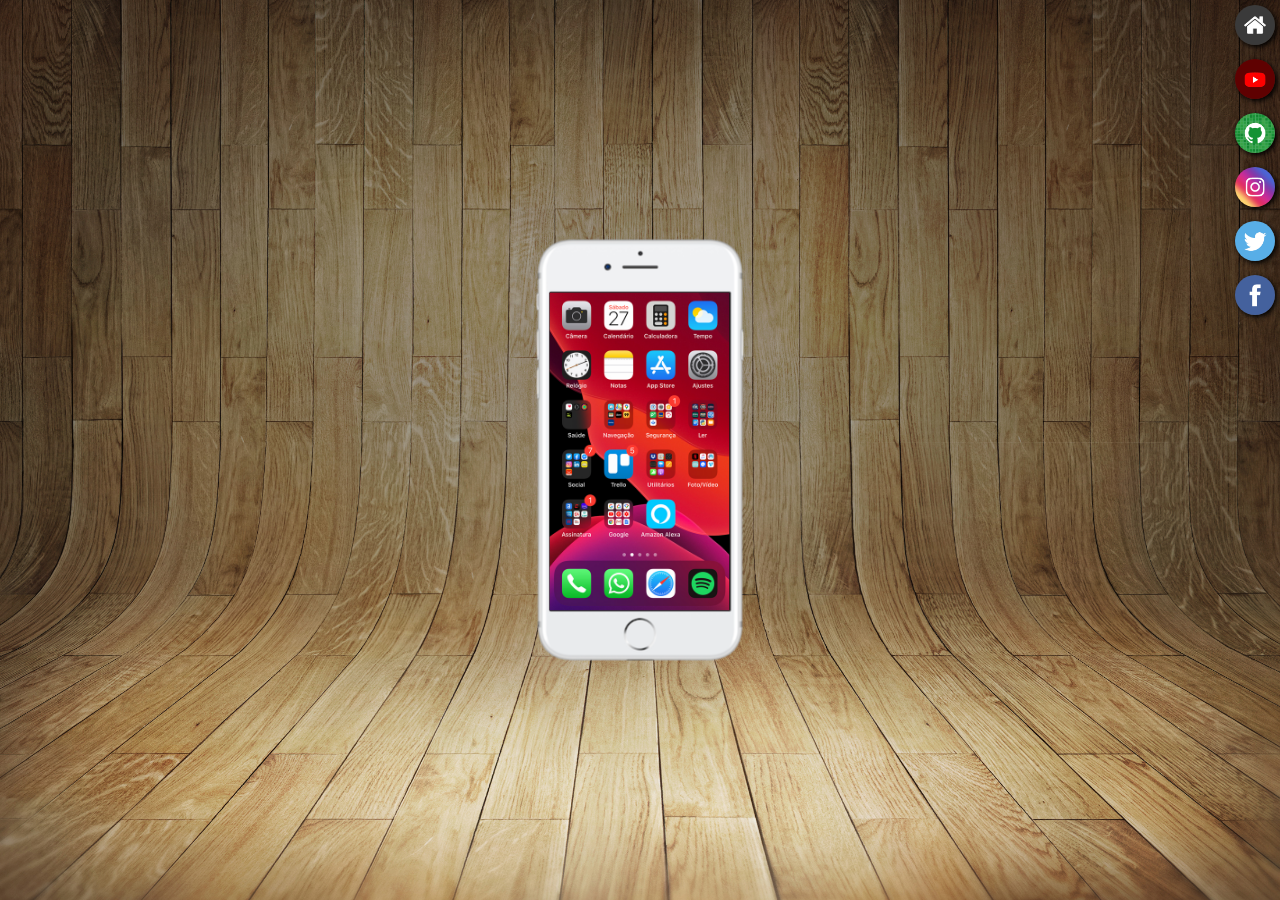
<file: index.html>
<!DOCTYPE html>
<html lang="pt-br">
<head>
    <meta charset="UTF-8">
    <meta name="viewport" content="width=device-width, initial-scale=1.0">
    <link rel="shortcut icon" href="favicon.ico" type="image/x-icon">
    <link rel="stylesheet" href="estilos/style.css">
    <title>Projeto Redes Sociais</title>
</head>
<body>
    <main>
        <section id="celular">
            <iframe  name="tela" id="tela" src="home.html" frameborder="0">
                Seu navegador não e compatível com isso
            </iframe>
        </section>
        <section id="redes-sociais">
            <a href="home.html" target="tela"> <img src="imagens/logo-home.jpg" alt="Home"></a><br>
            <a href="youtube.html" target="tela"> <img src="imagens/logo-youtube.jpg" alt="Youtube"></a><br>
            <a href="github.html" target="tela"> <img src="imagens/logo-github.jpg" alt="GitHub"></a><br>
            <a href="instagram.html" target="tela"> <img src="imagens/logo-instagram.jpg" alt="Instagram"></a><br>
            <a href="twitter.html" target="tela"> <img src="imagens/logo-twitter.jpg" alt=""></a><br>
            <a href="facebook.html" target="tela"> <img src="imagens/logo-facebook.jpg" alt=""></a><br>
        </section>
    </main>
</body>
</html>
</file>
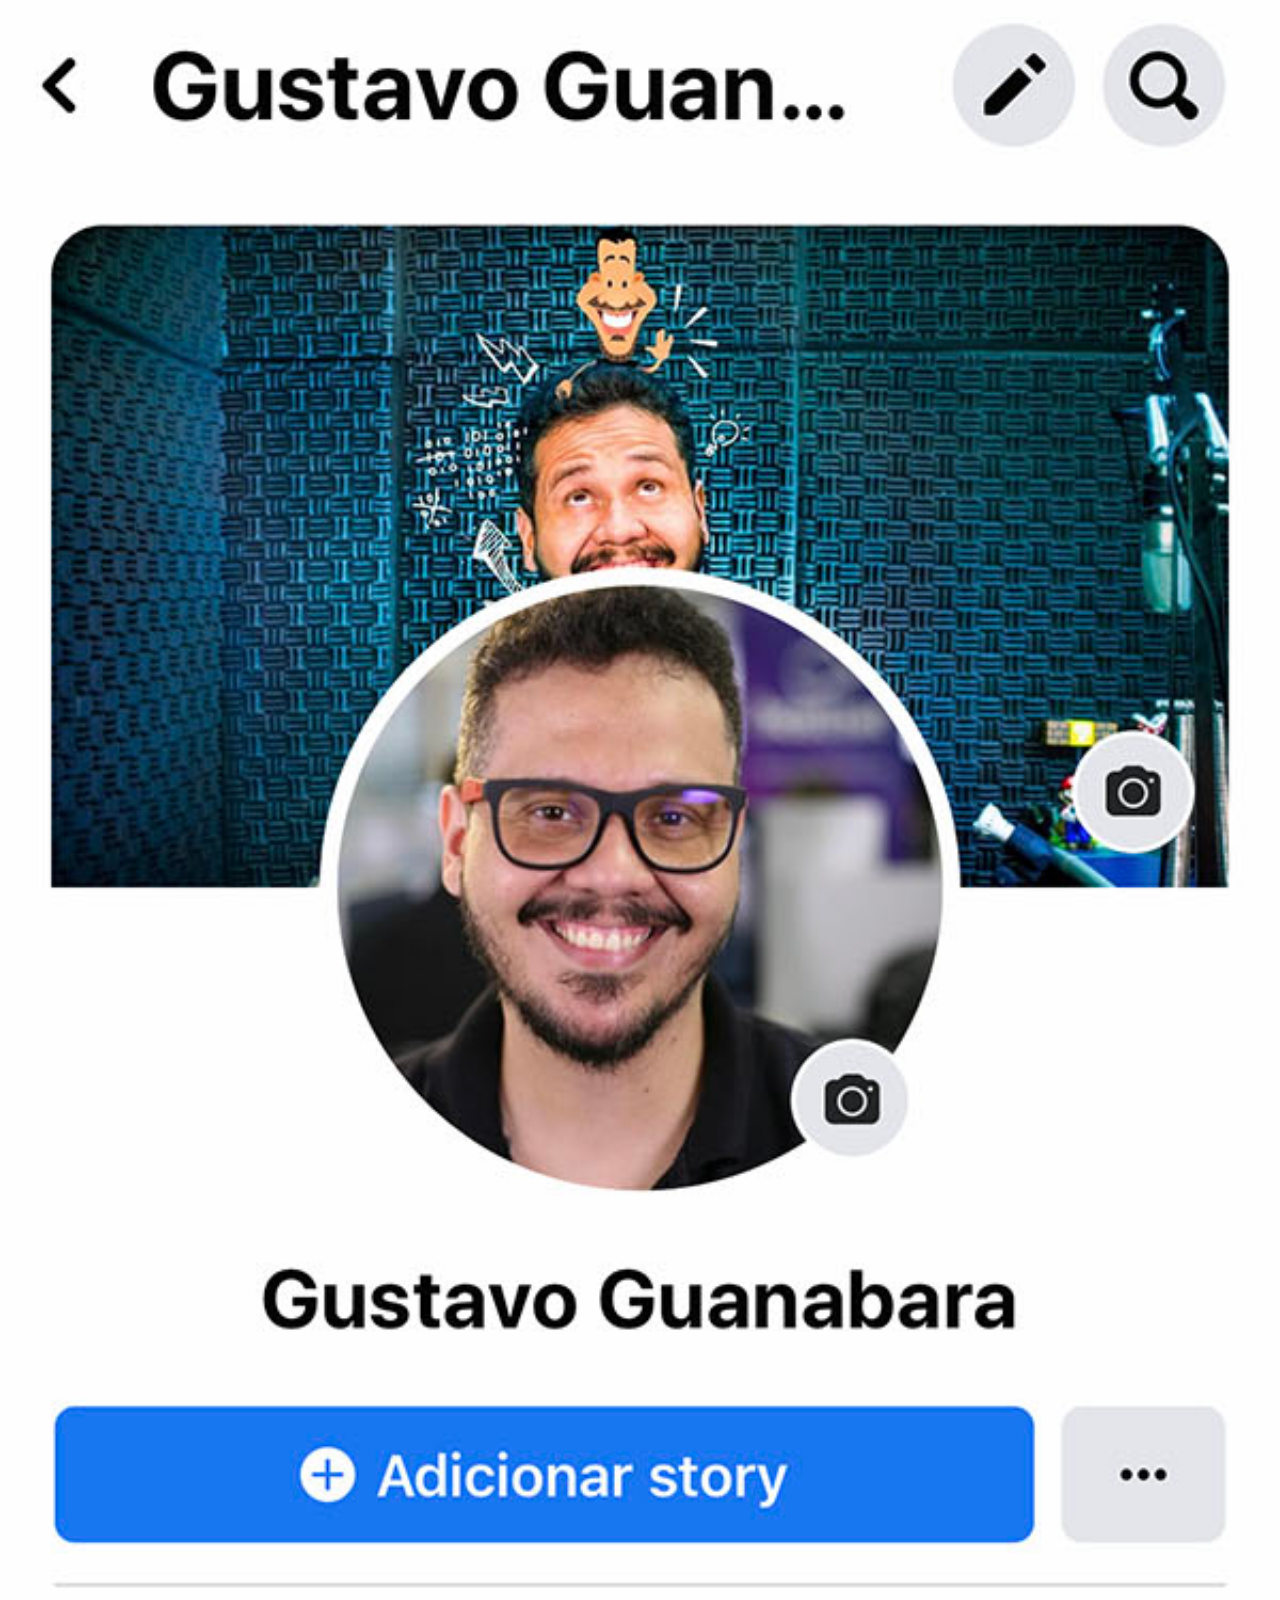
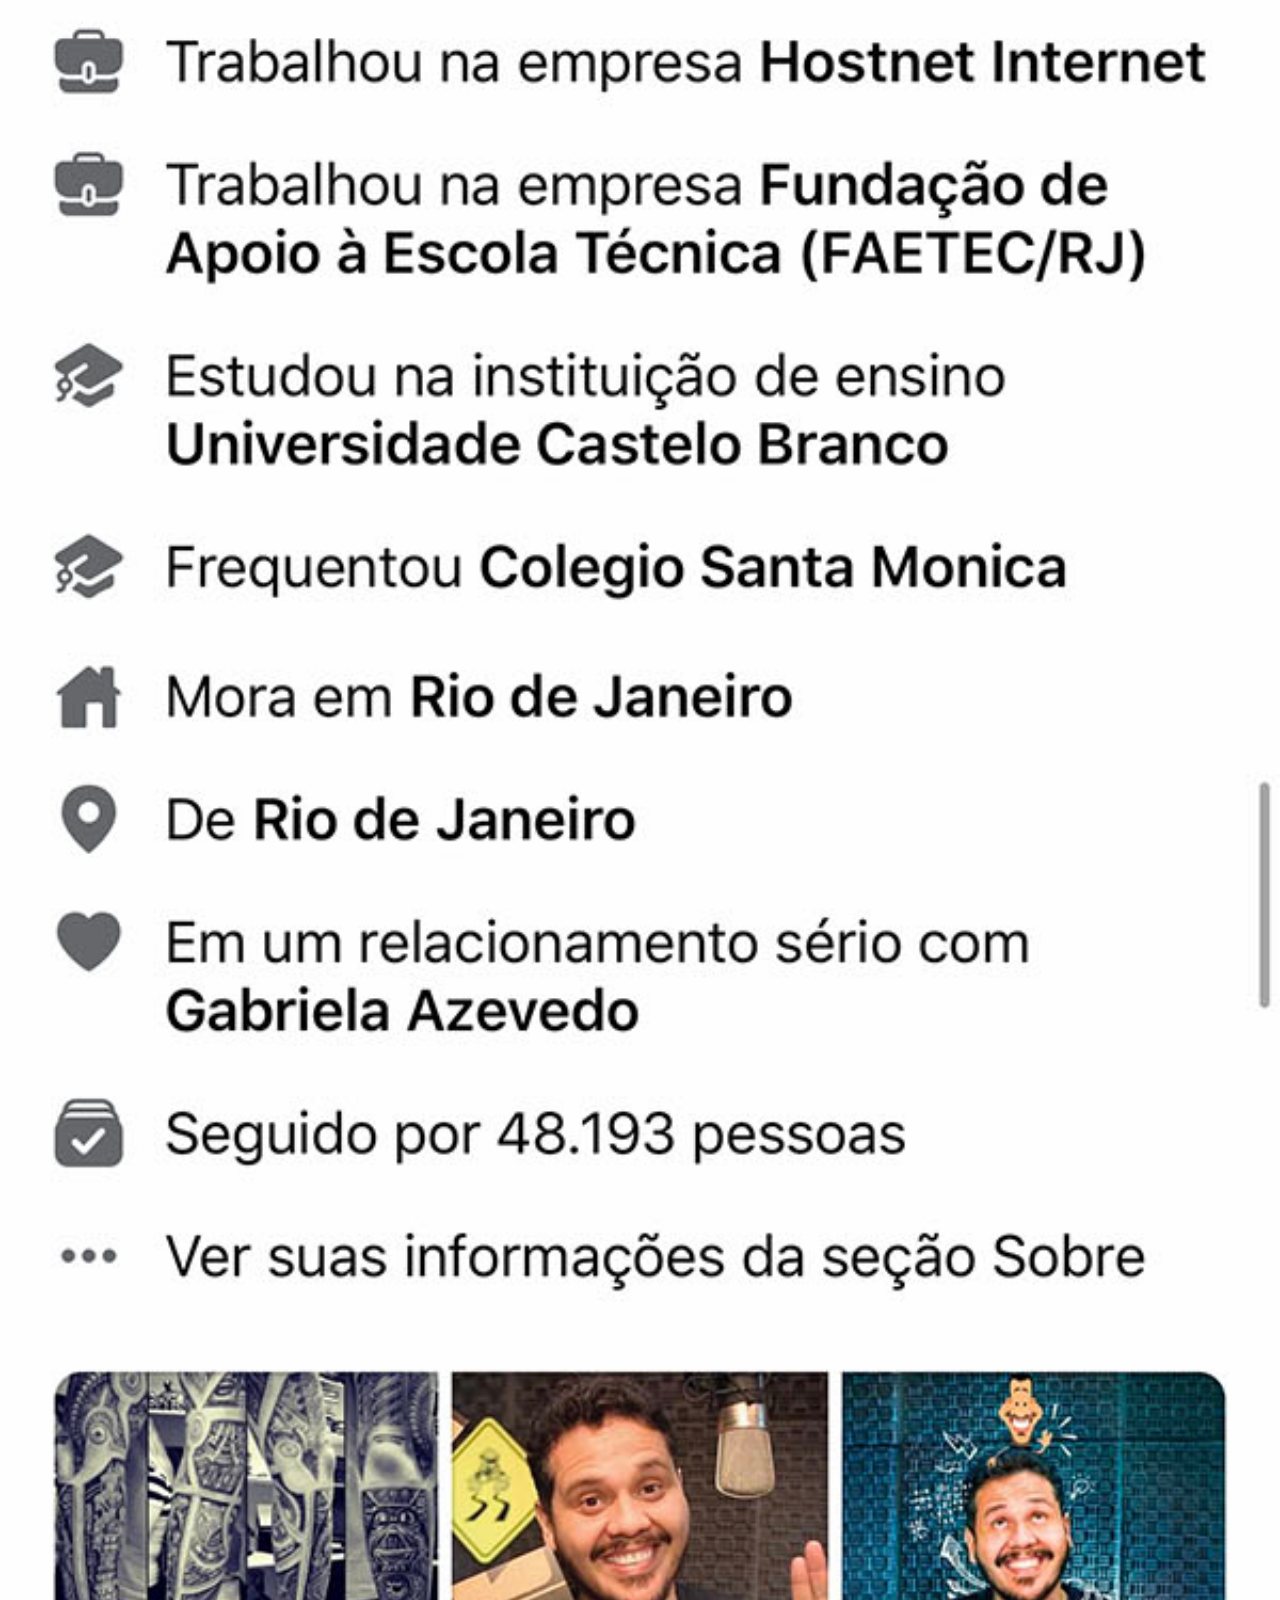
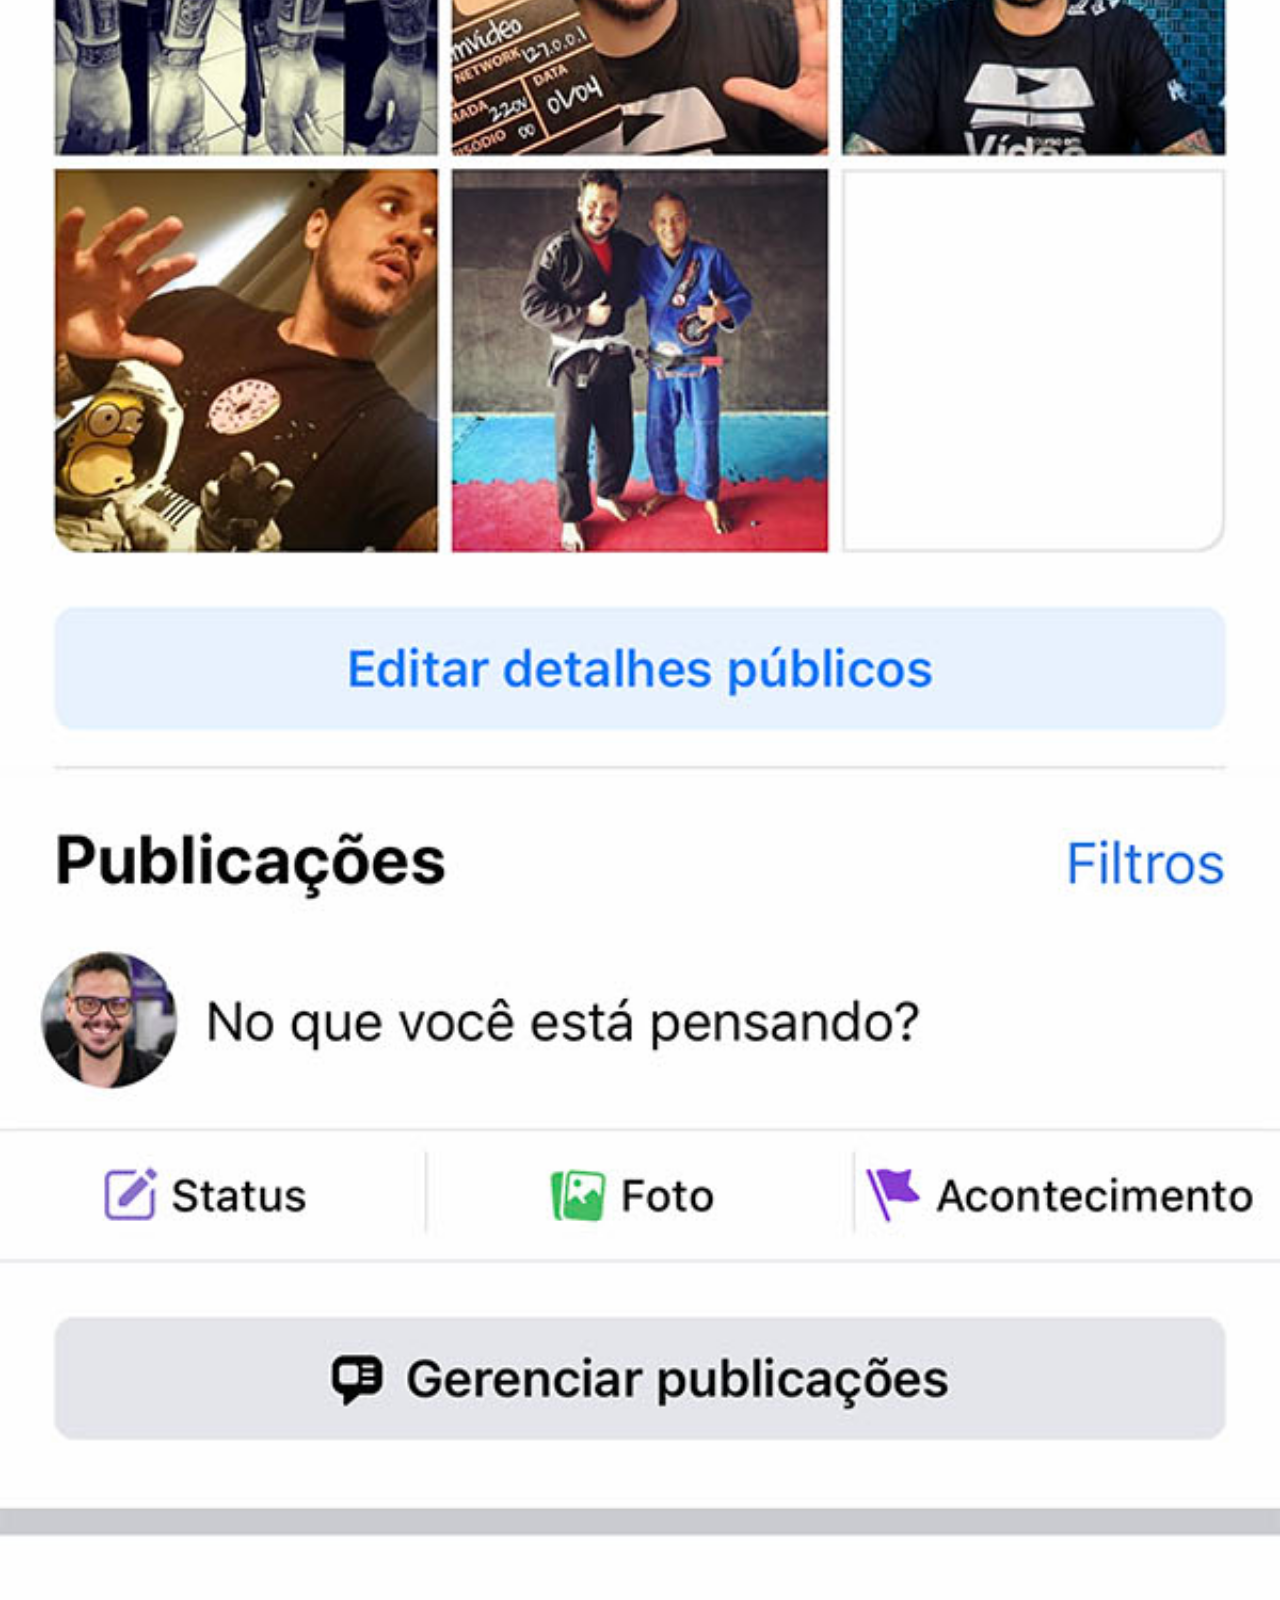
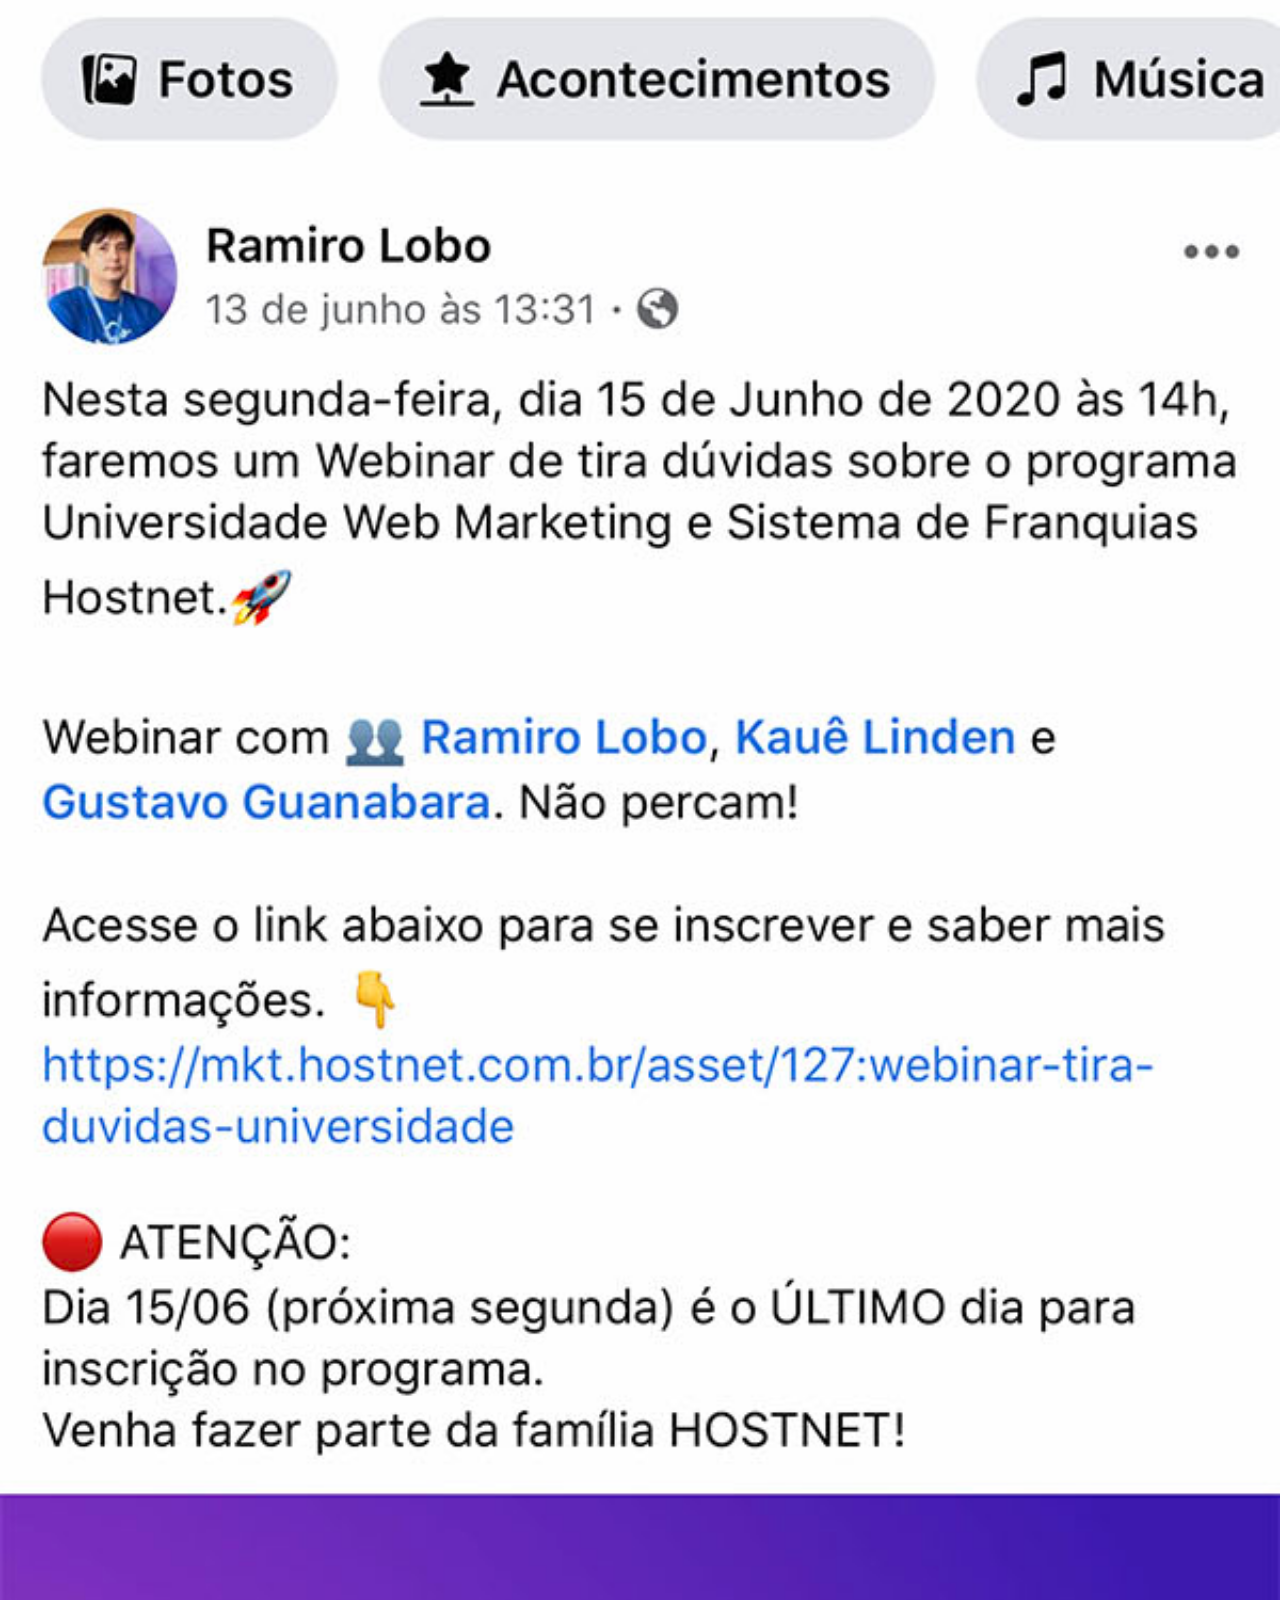
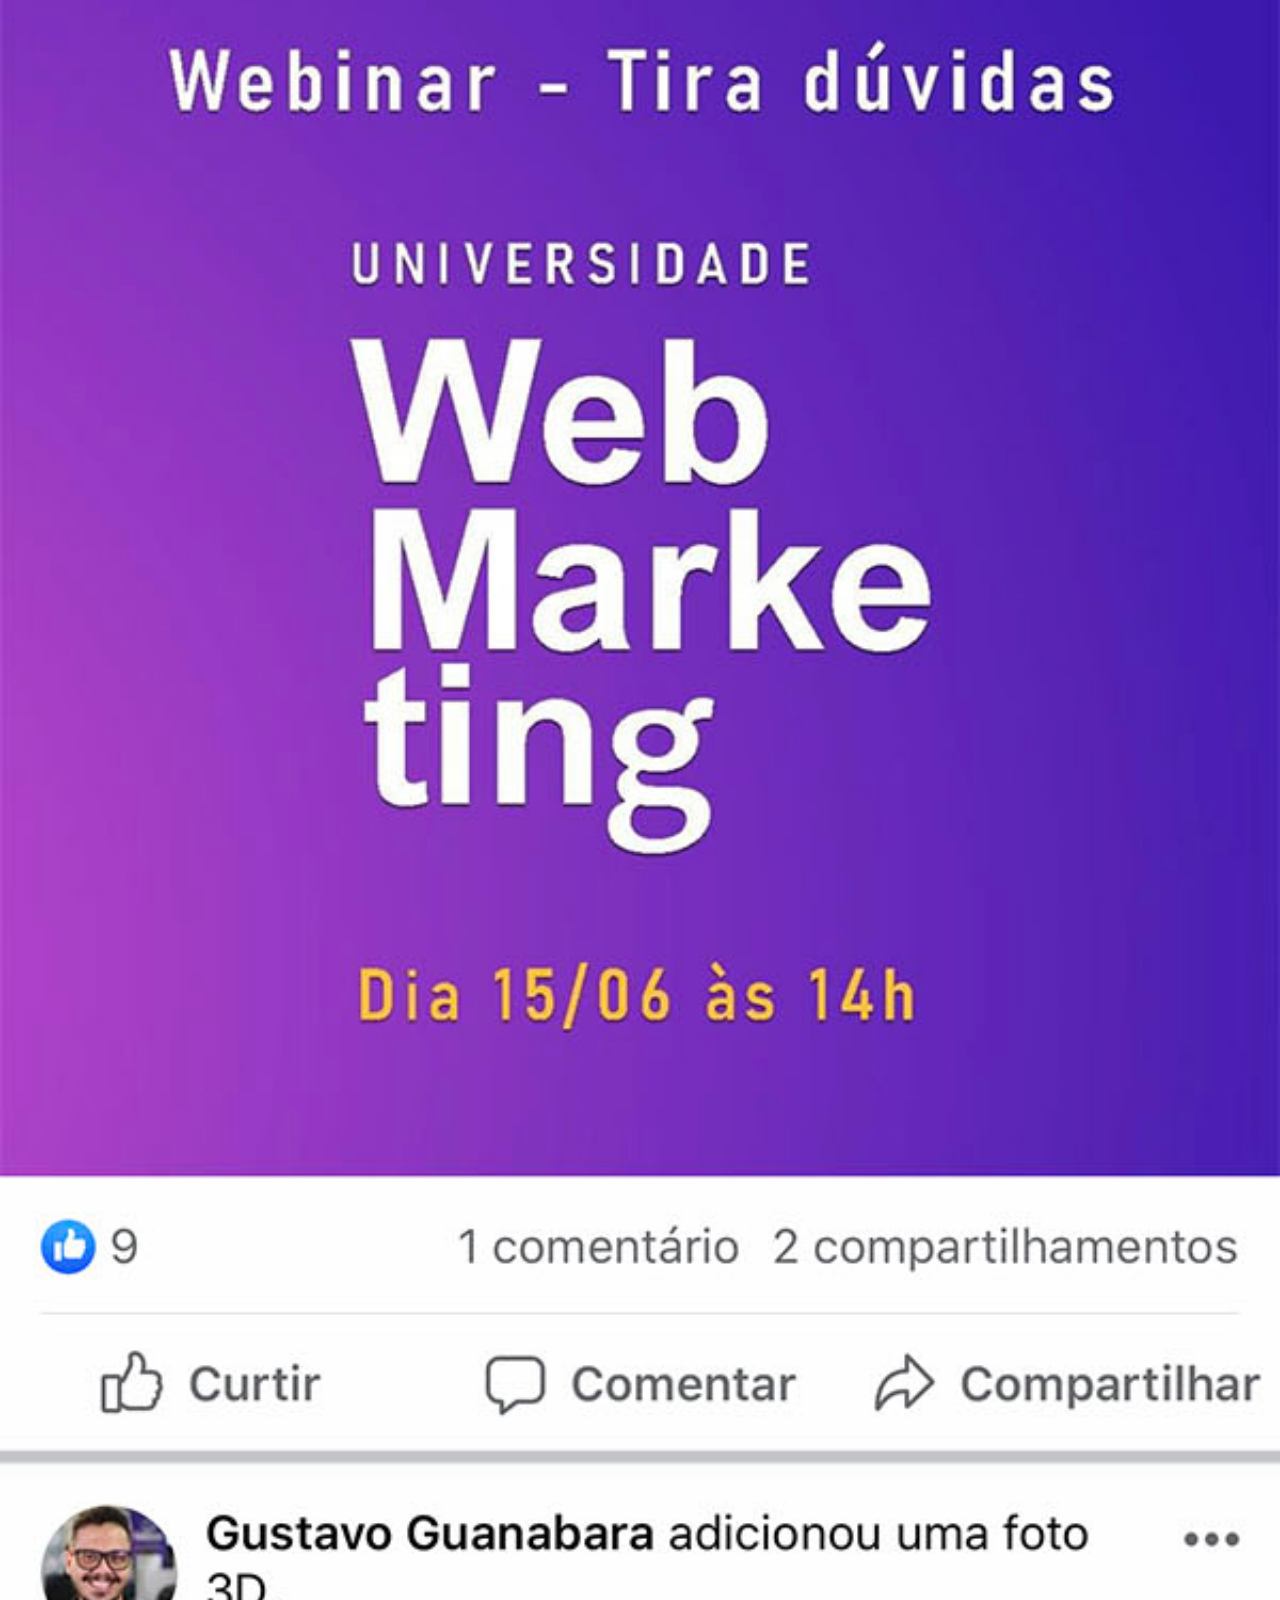
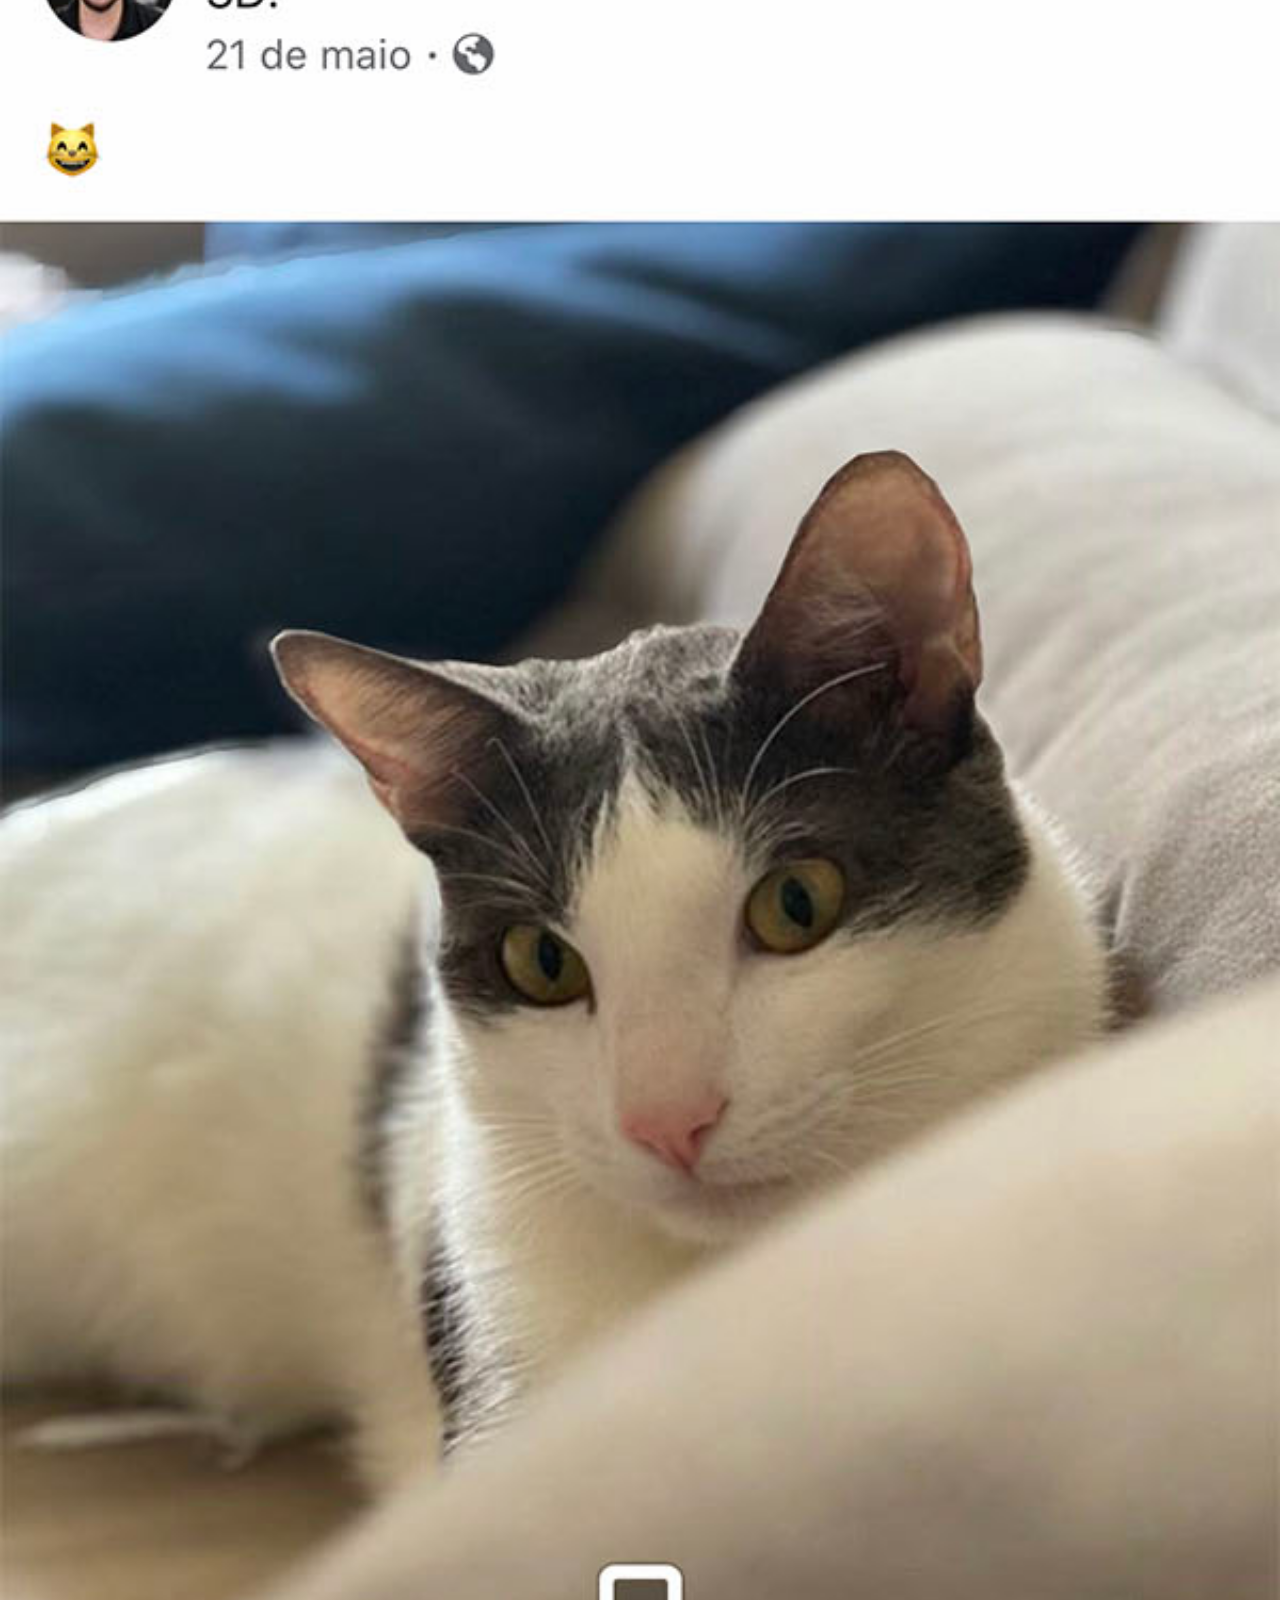
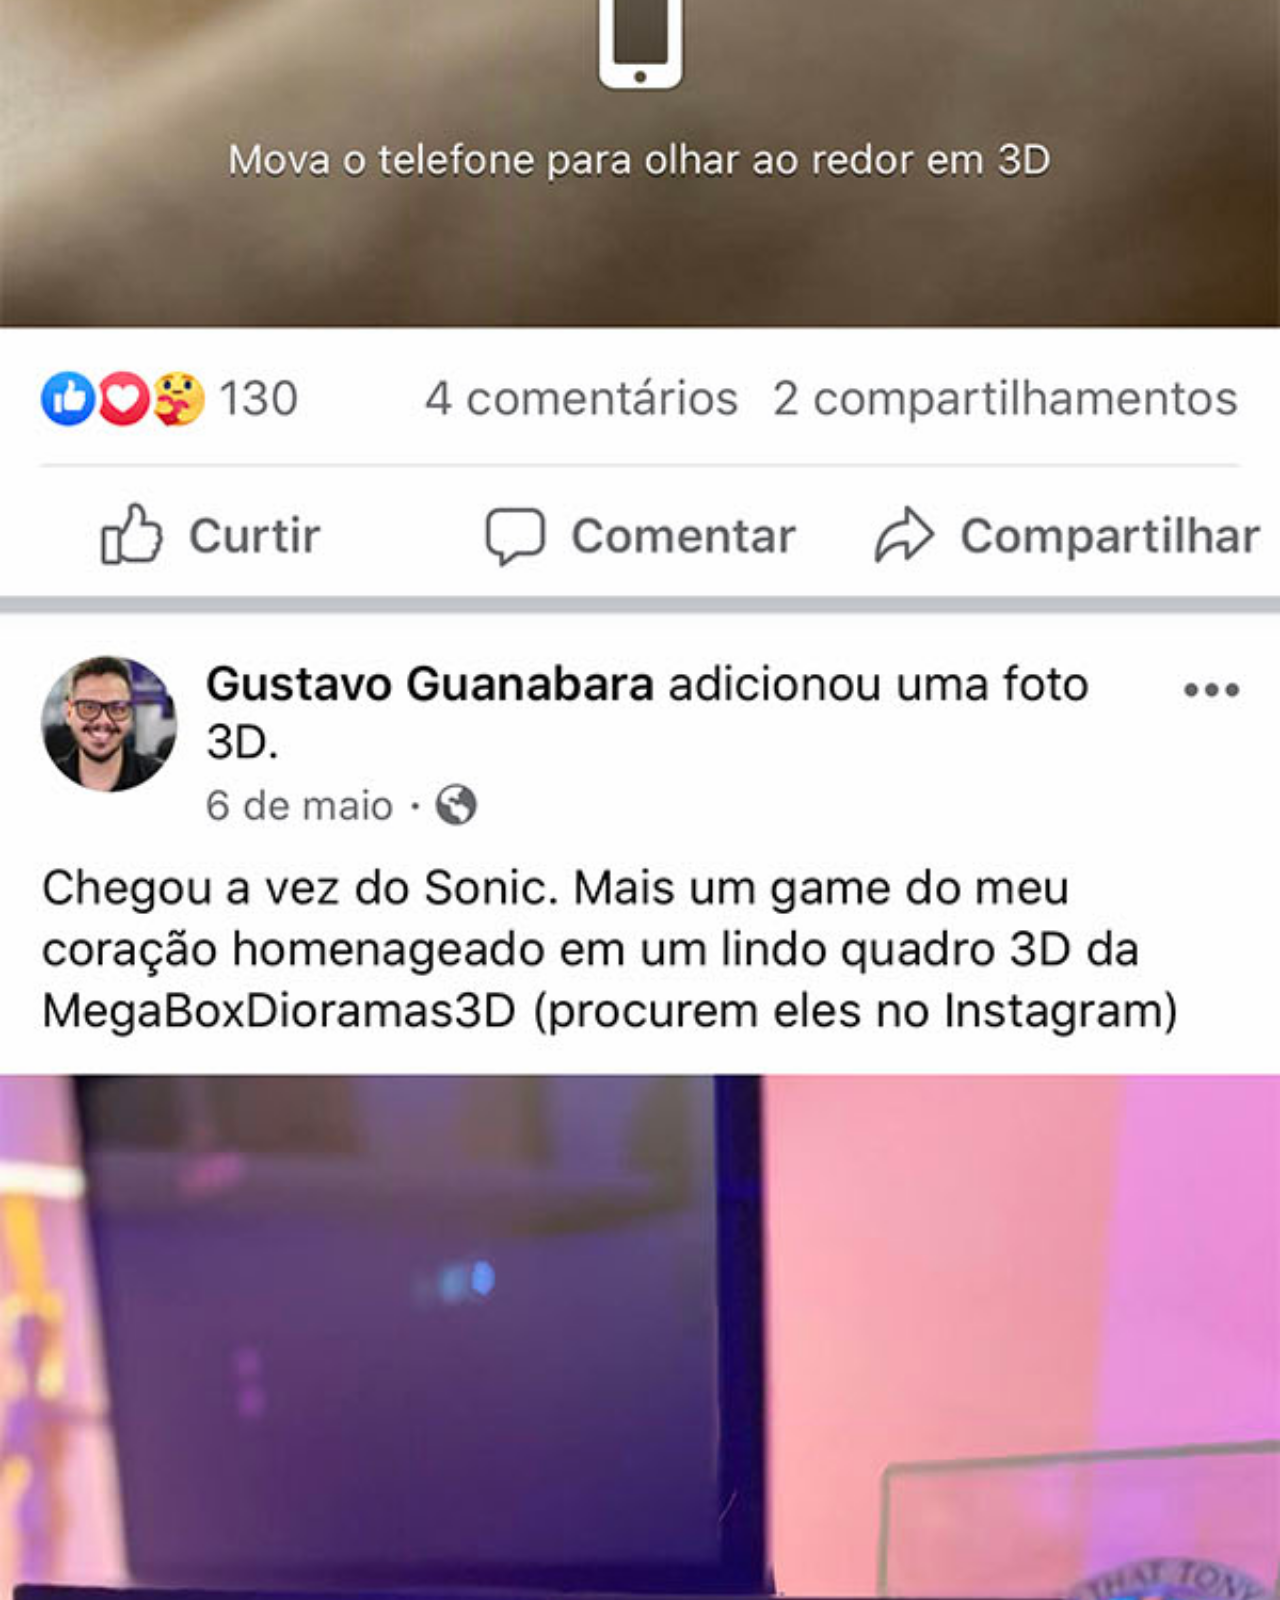
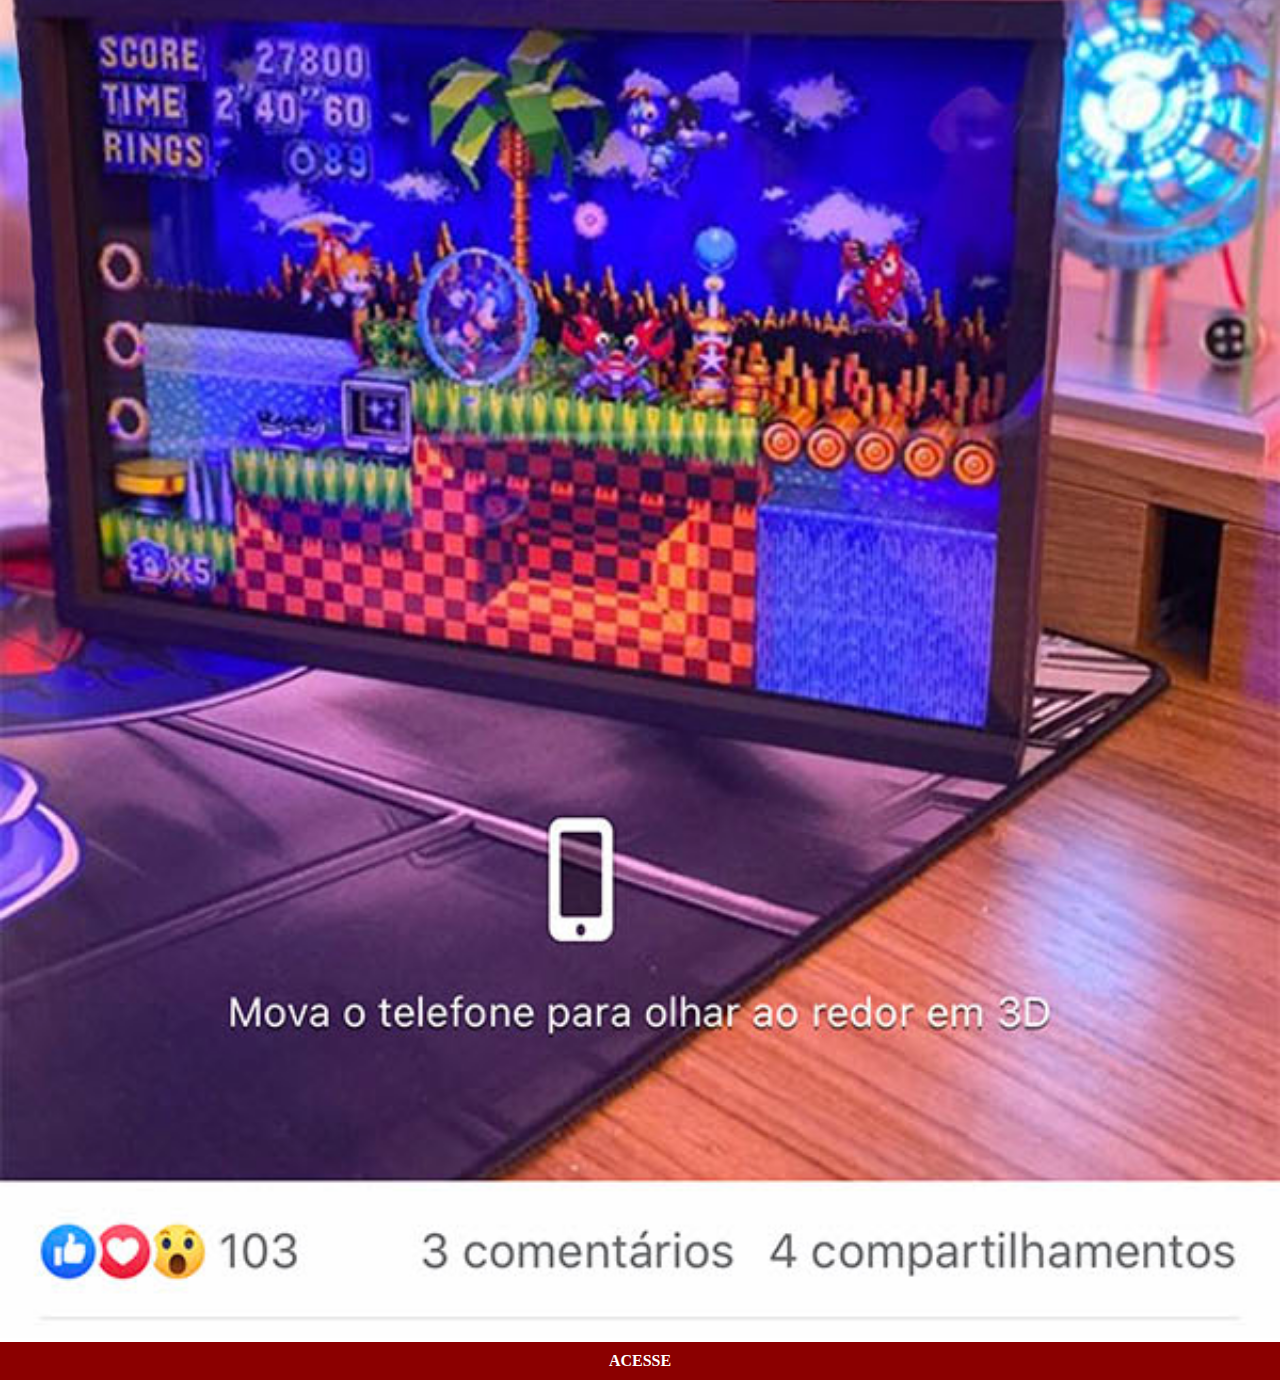
<file: facebook.html>
<!DOCTYPE html>
<html lang="pt-br">
<head>
    <meta charset="UTF-8">
    <meta name="viewport" content="width=device-width, initial-scale=1.0">
    <title>Youtube</title>
    <link rel="stylesheet" href="estilos/social.css">
</head>
<body>
    <img src="imagens/tela-facebook.jpg" alt="Youtube">
    <a href="https://www.facebook.com/gustavoguanabara/" target="_blank">ACESSE</a>
</body>
</html>
</file>
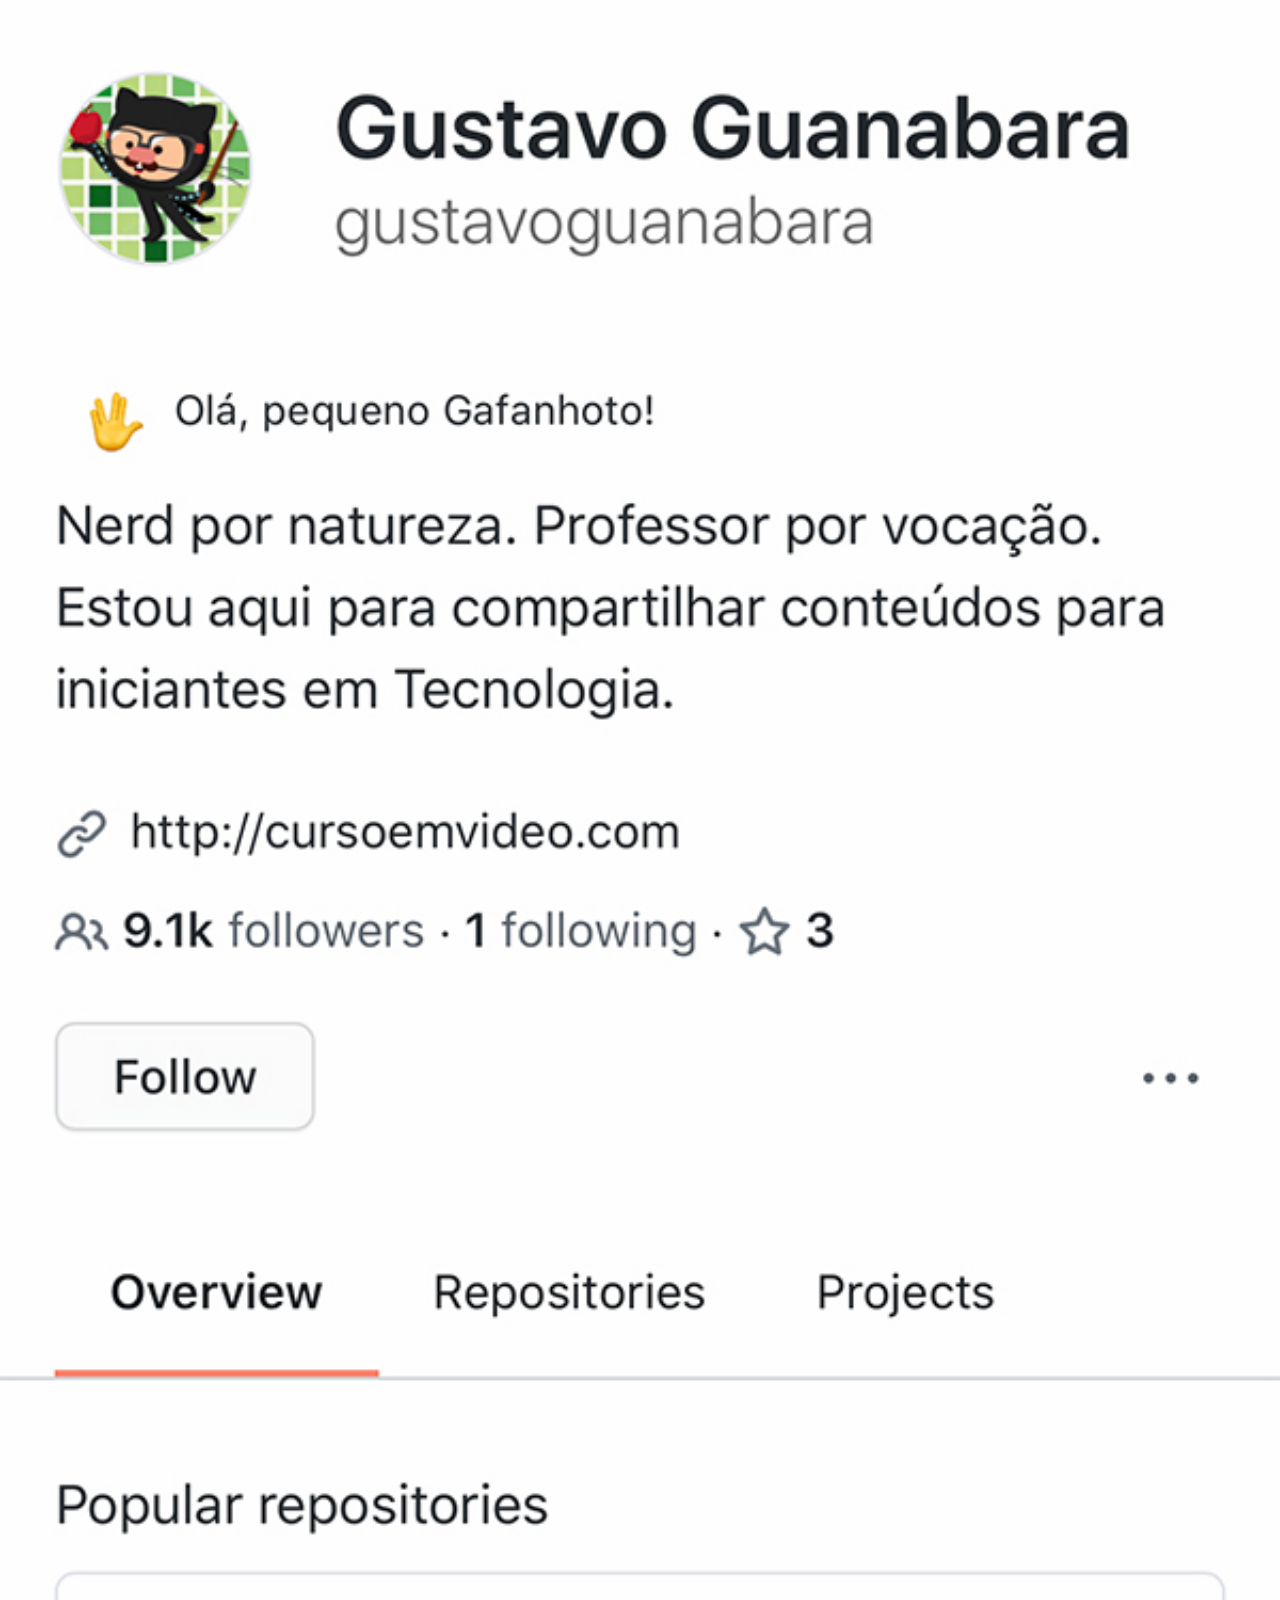
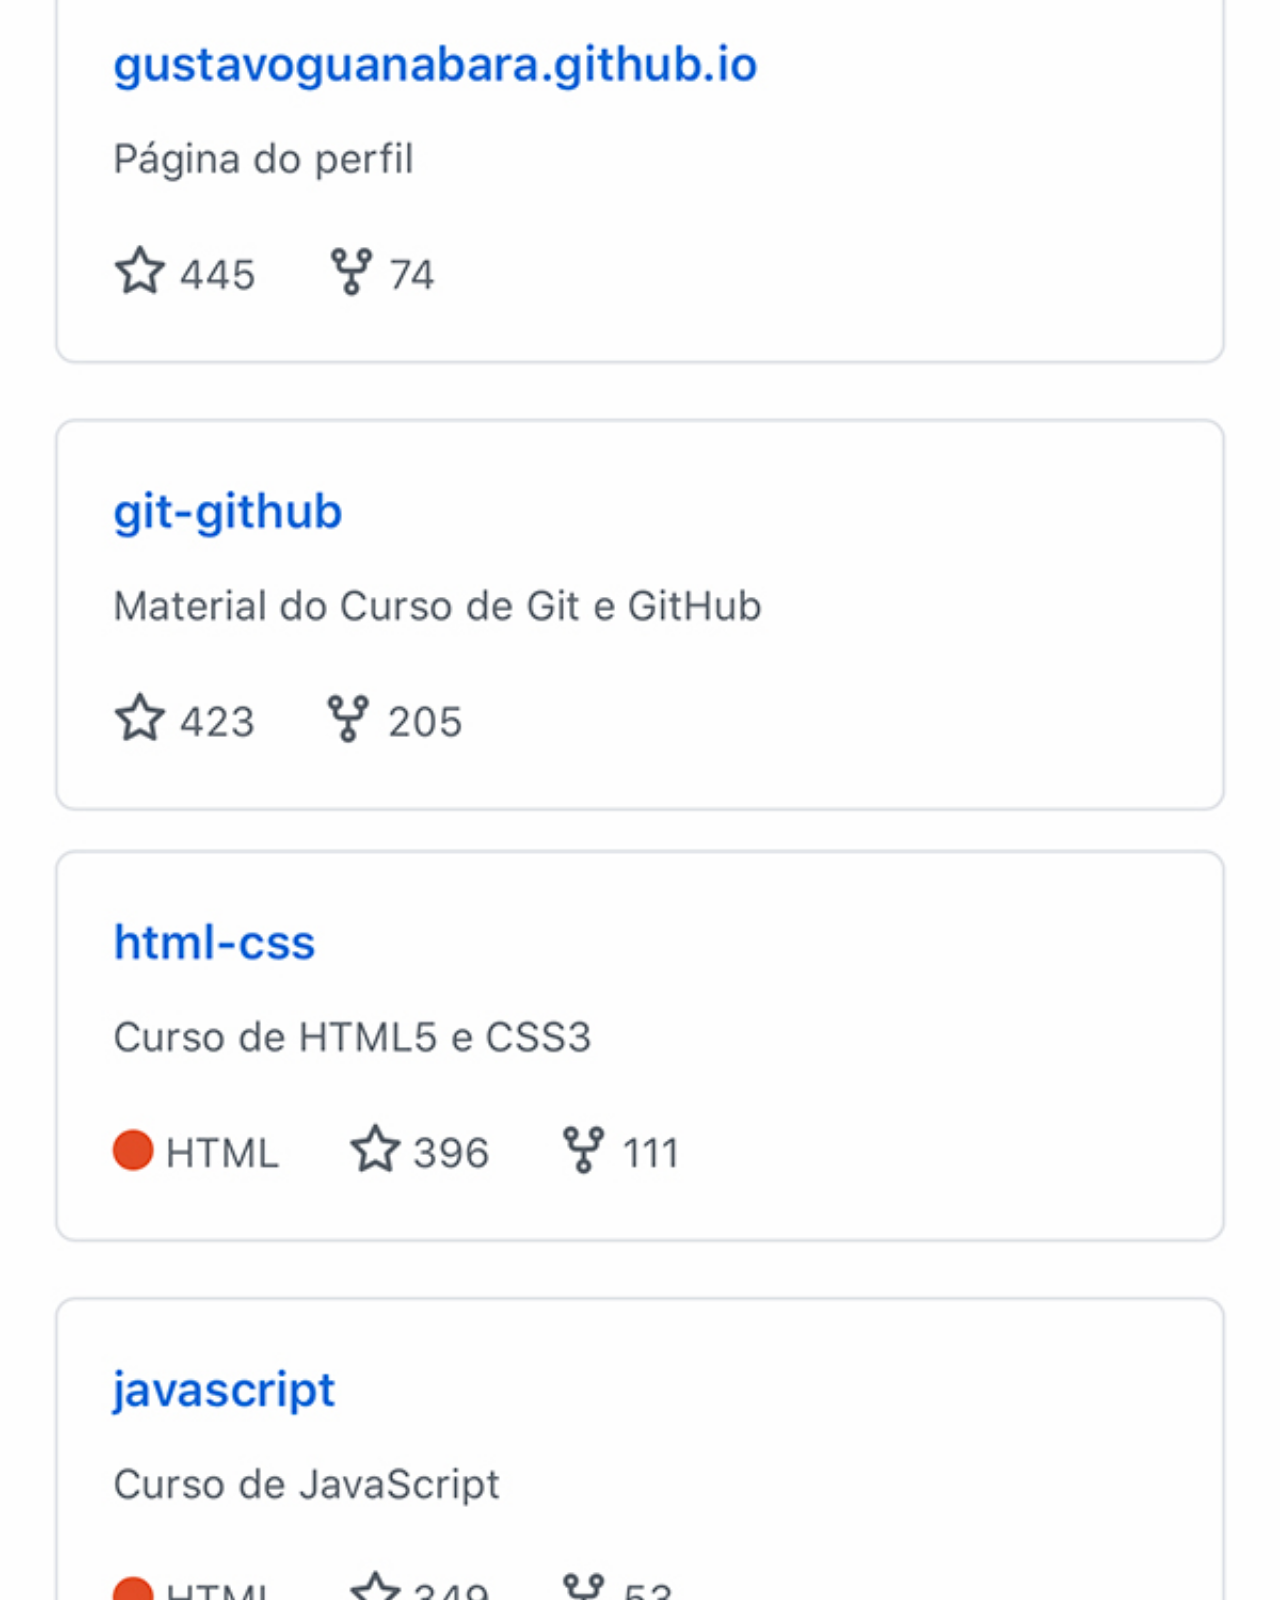
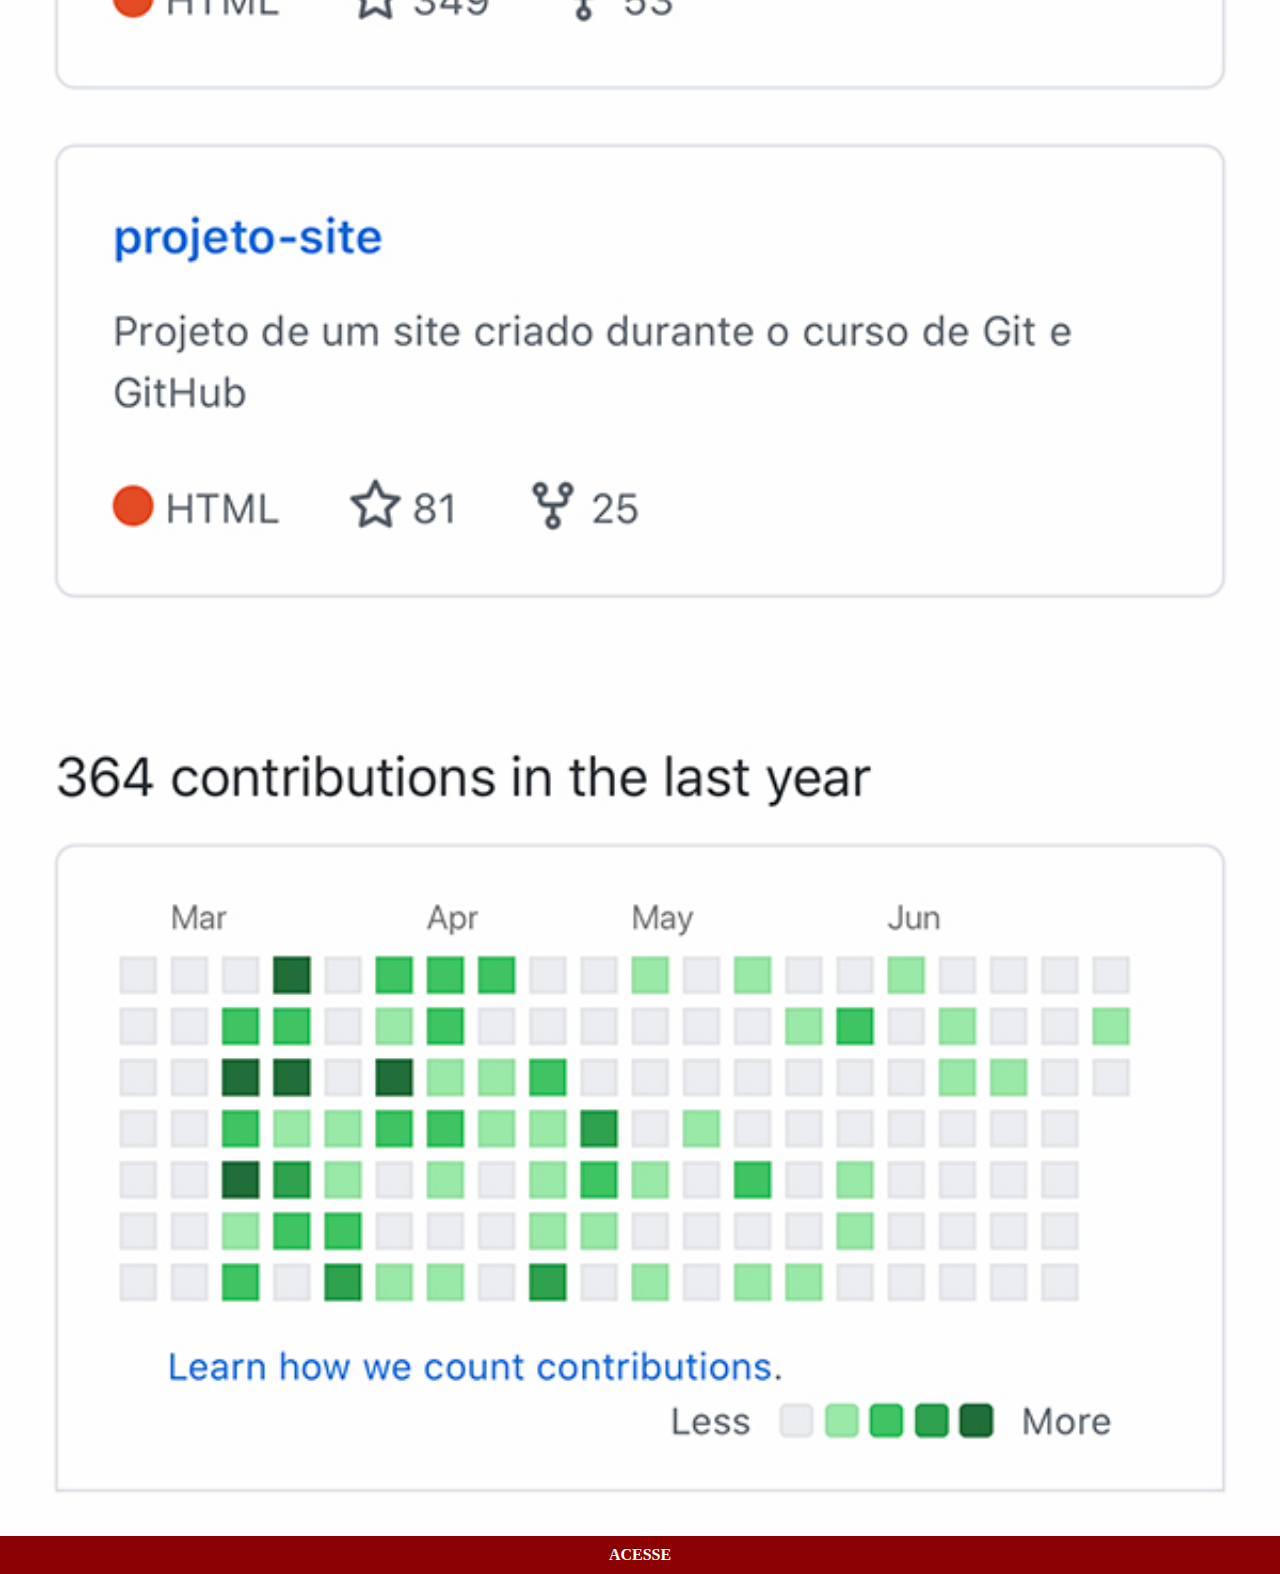
<file: github.html>
<!DOCTYPE html>
<html lang="pt-br">
<head>
    <meta charset="UTF-8">
    <meta name="viewport" content="width=device-width, initial-scale=1.0">
    <title>Youtube</title>
    <link rel="stylesheet" href="estilos/social.css">
</head>
<body>
    <img src="imagens/tela-github.jpg" alt="GitHub">
    <a href="https://github.com/gustavoguanabara" target="_blank">ACESSE</a>
</body>
</html>
</file>
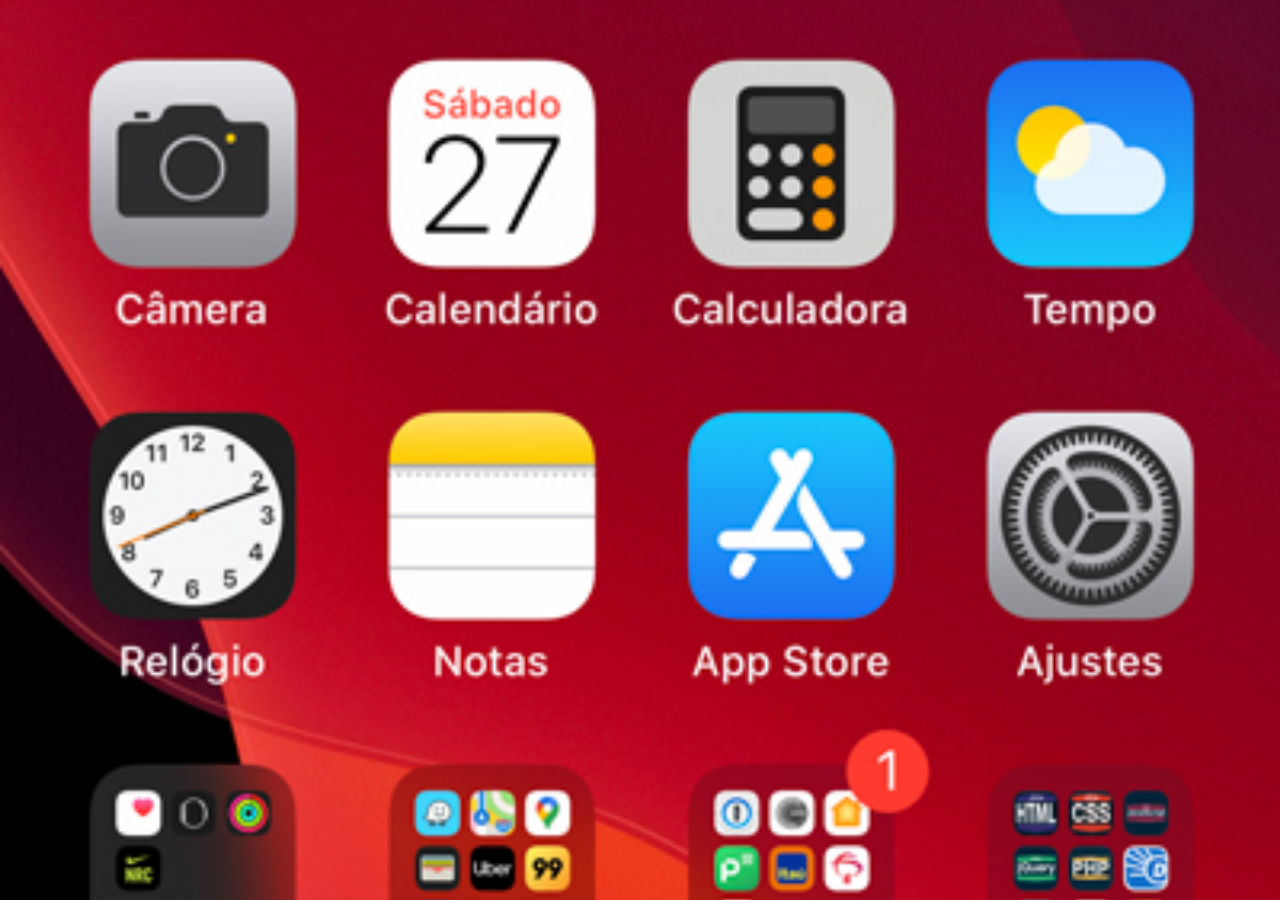
<file: home.html>
<!DOCTYPE html>
<html lang="pt-br">
<head>
    <meta charset="UTF-8">
    <meta name="viewport" content="width=device-width, initial-scale=1.0">
    <title>Home</title>
    <style>
        * {
            margin: 0px;
            padding: 0px;
        }

        body {
            width: 100vw;
            height: 100vh;
            background: black url(imagens/tela-home.jpg) no-repeat top center;
            background-size: cover;
        }
    </style>
</head>
<body>
    
</body>
</html>
</file>
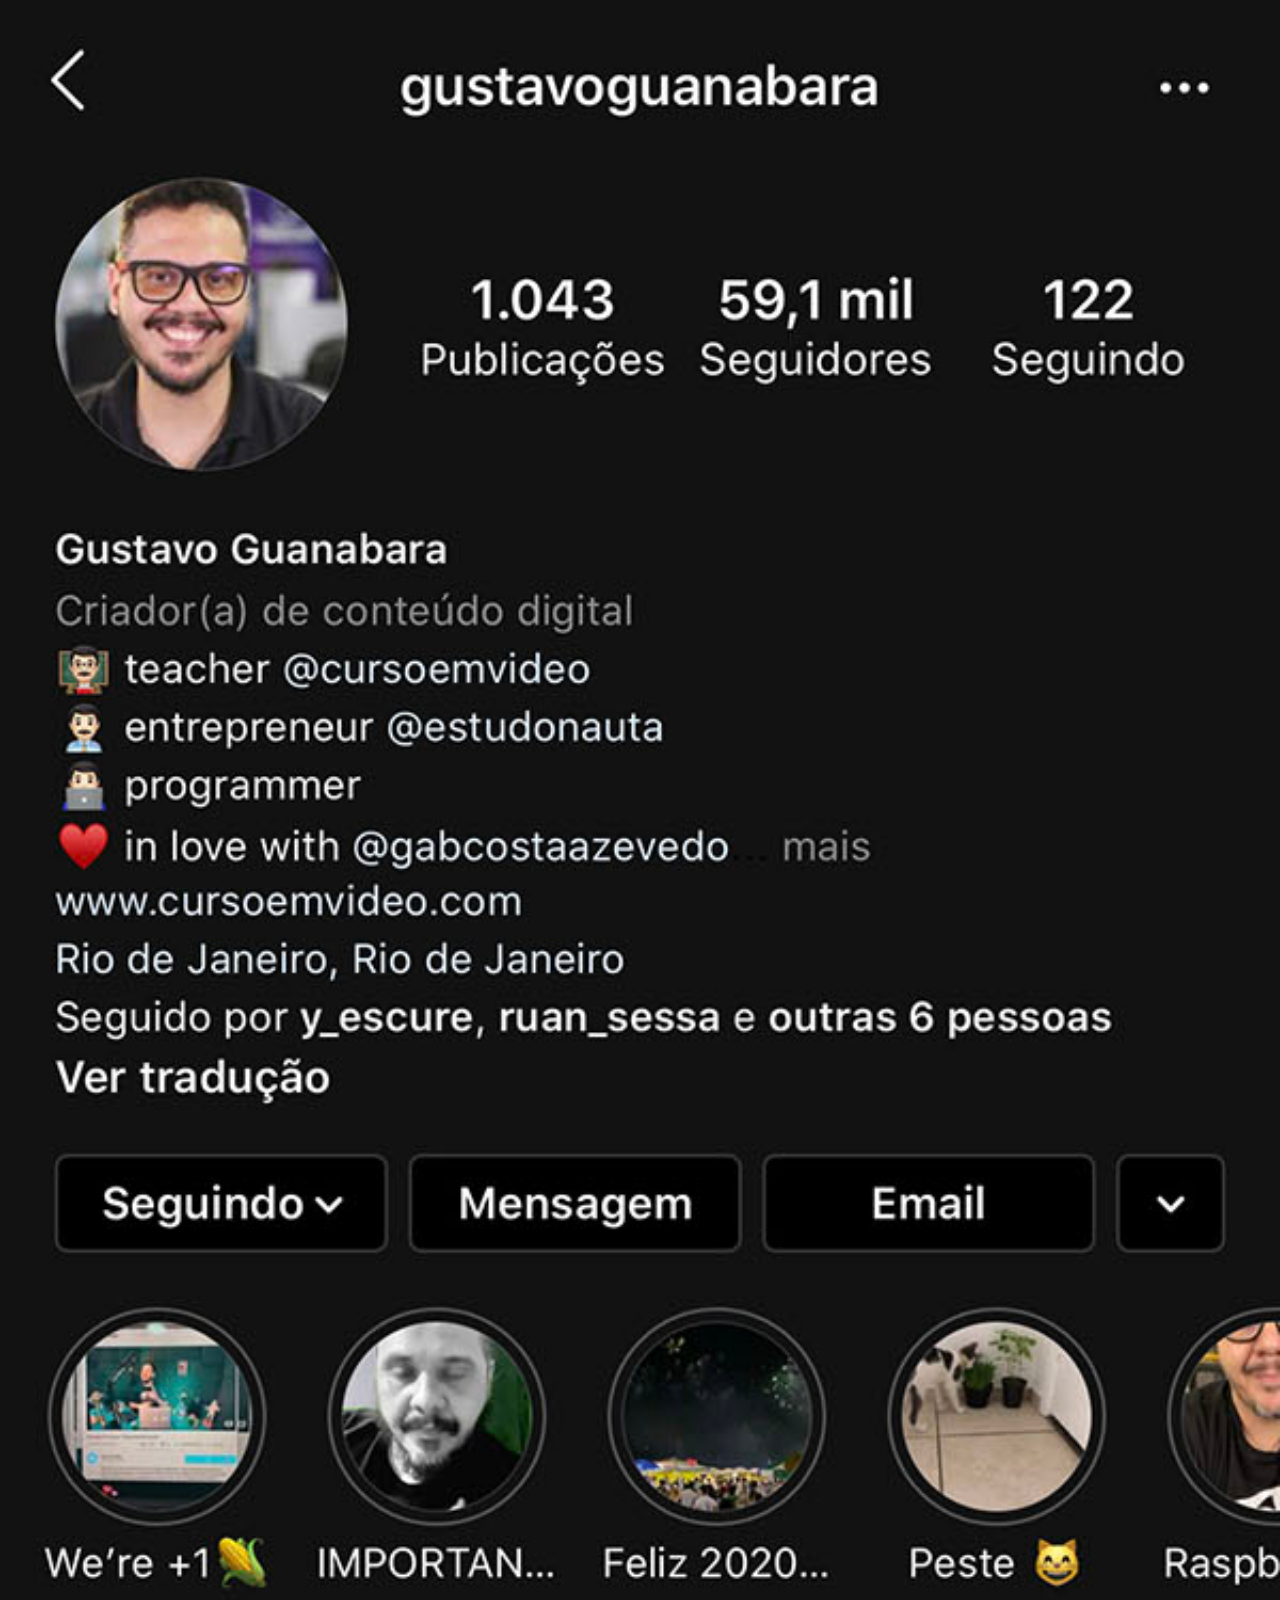
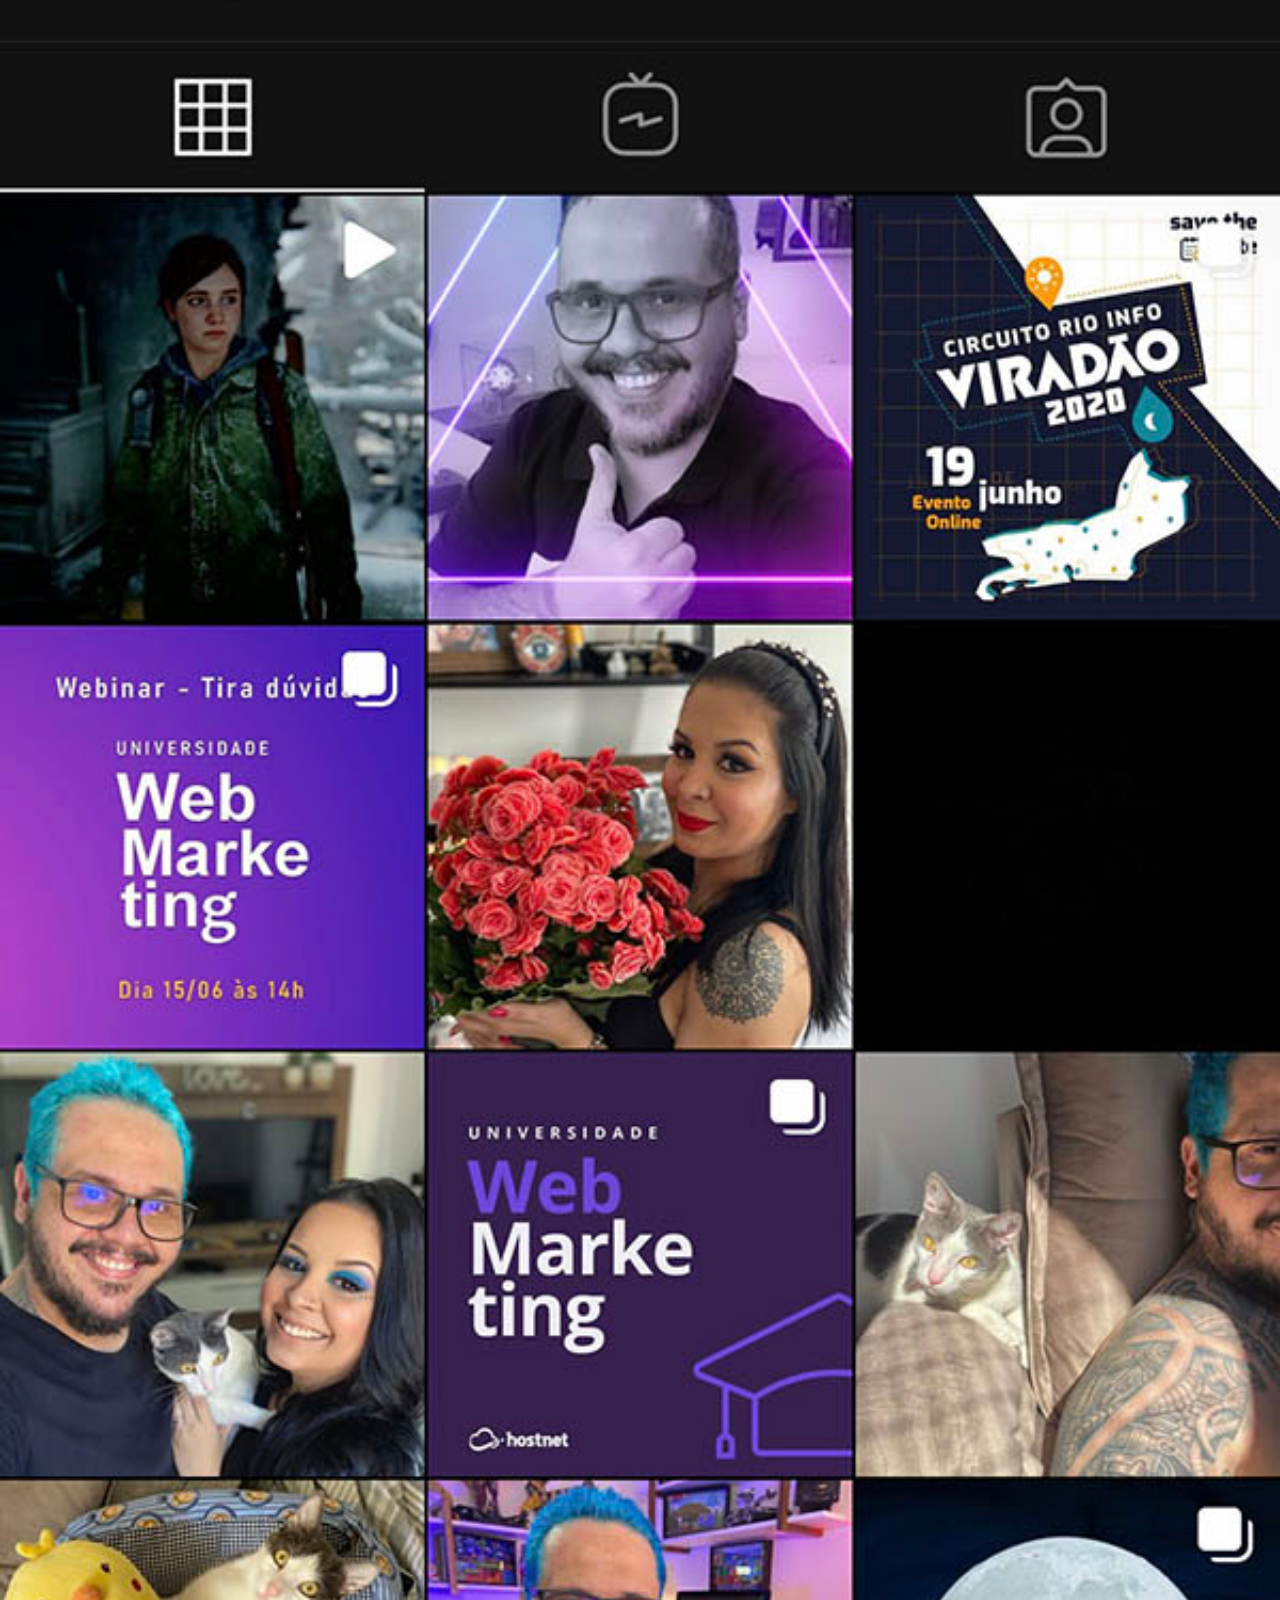
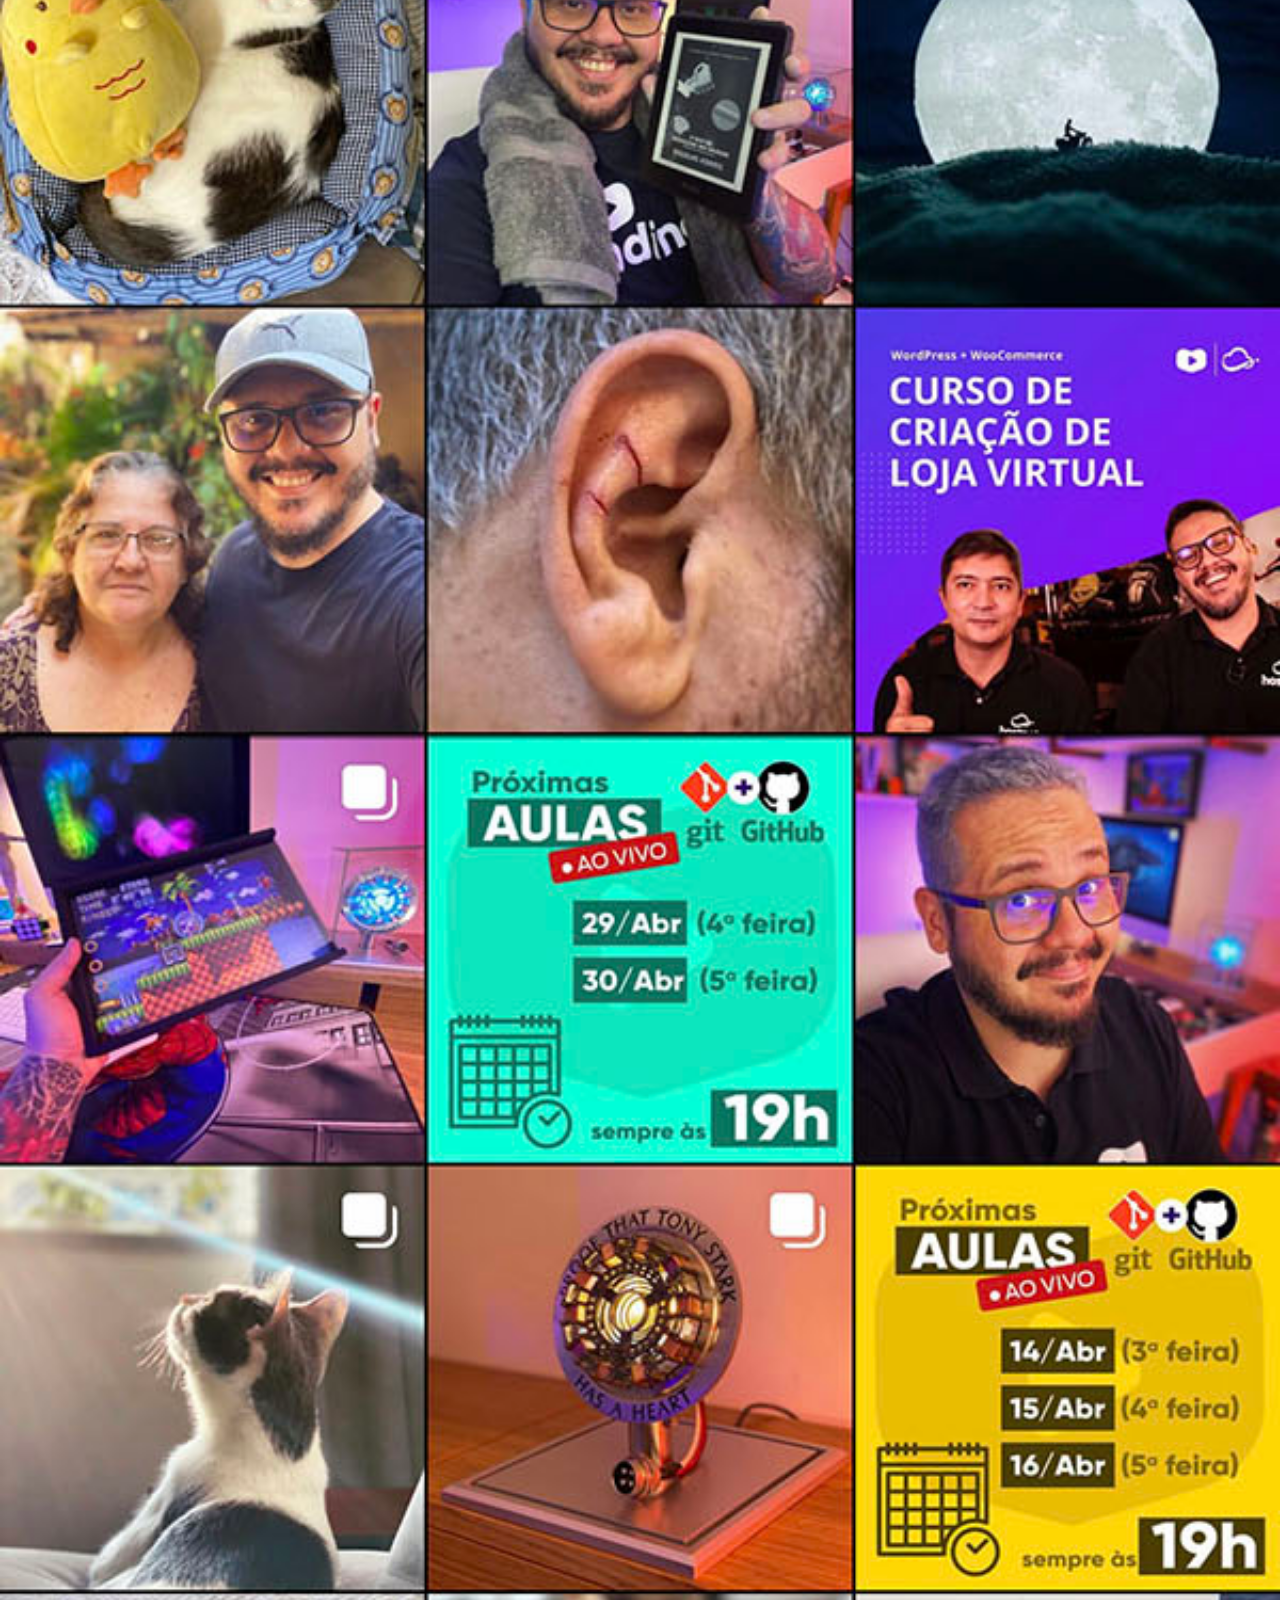
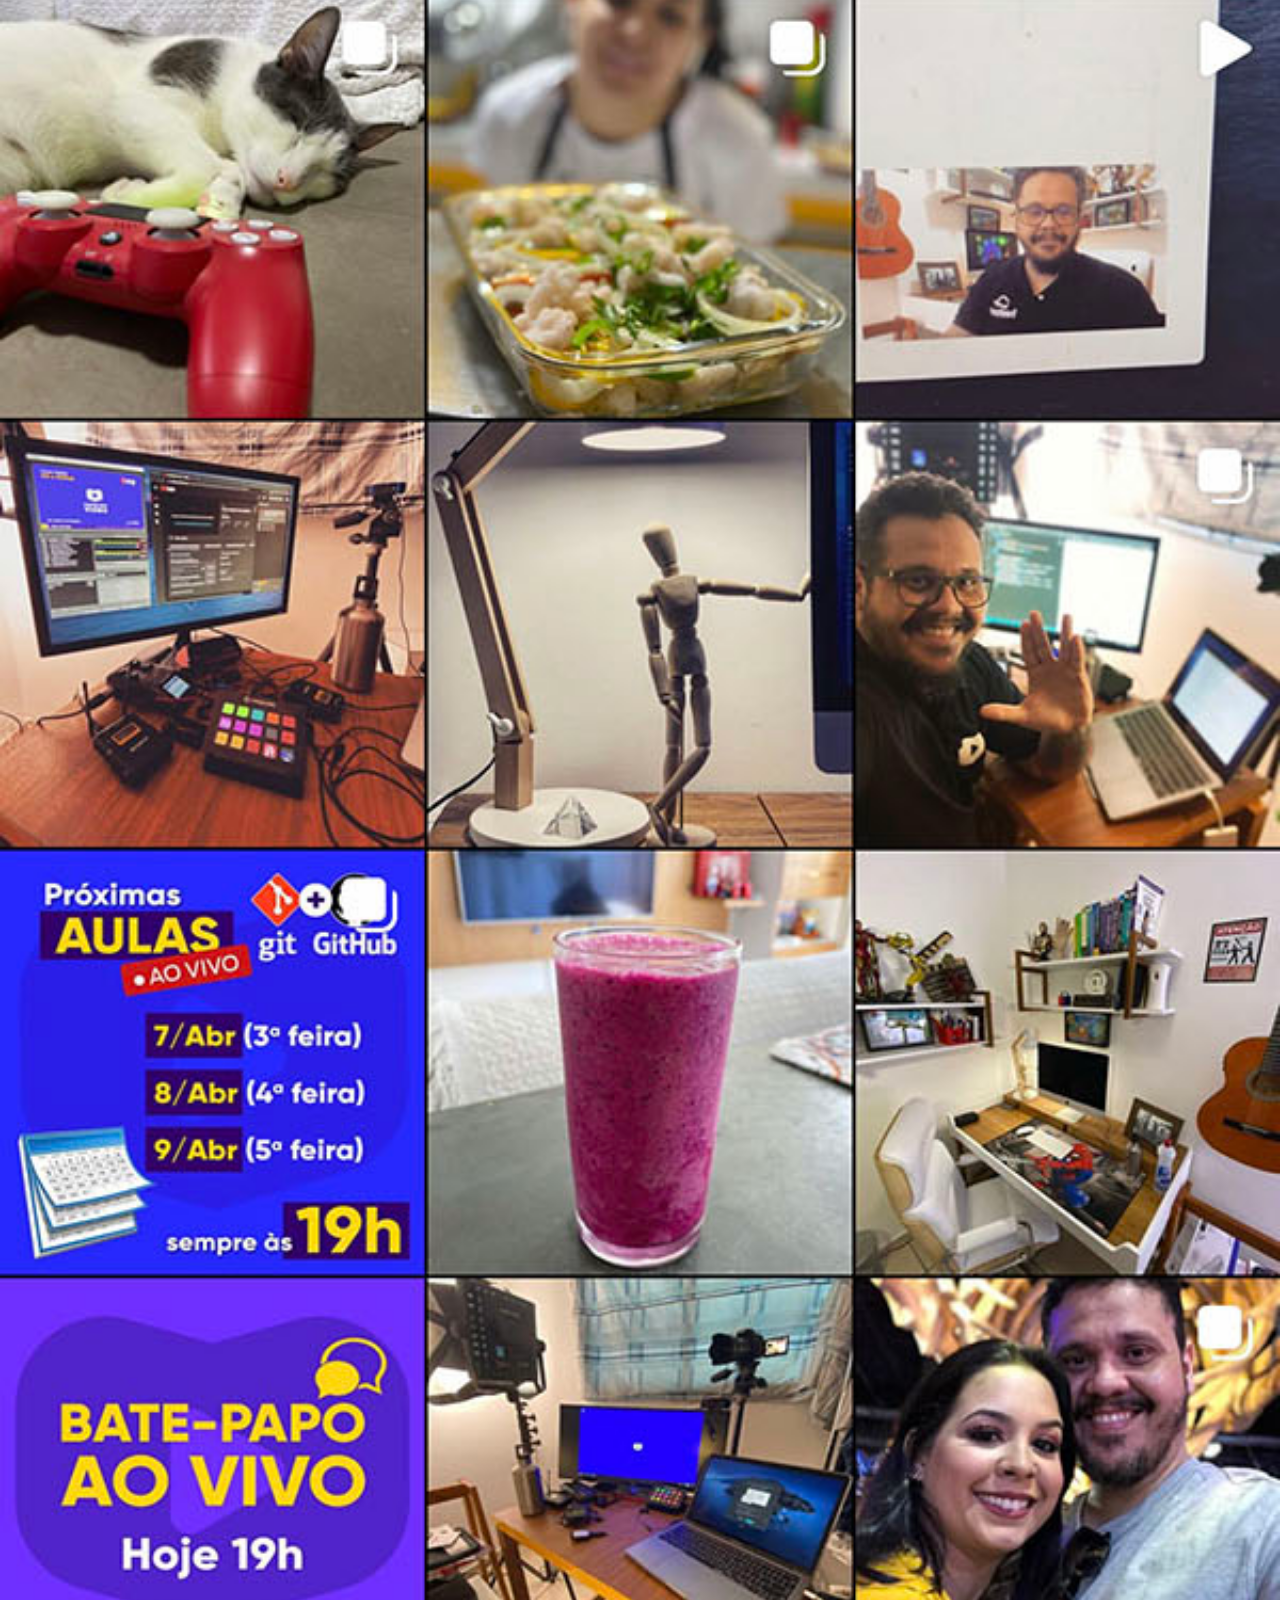
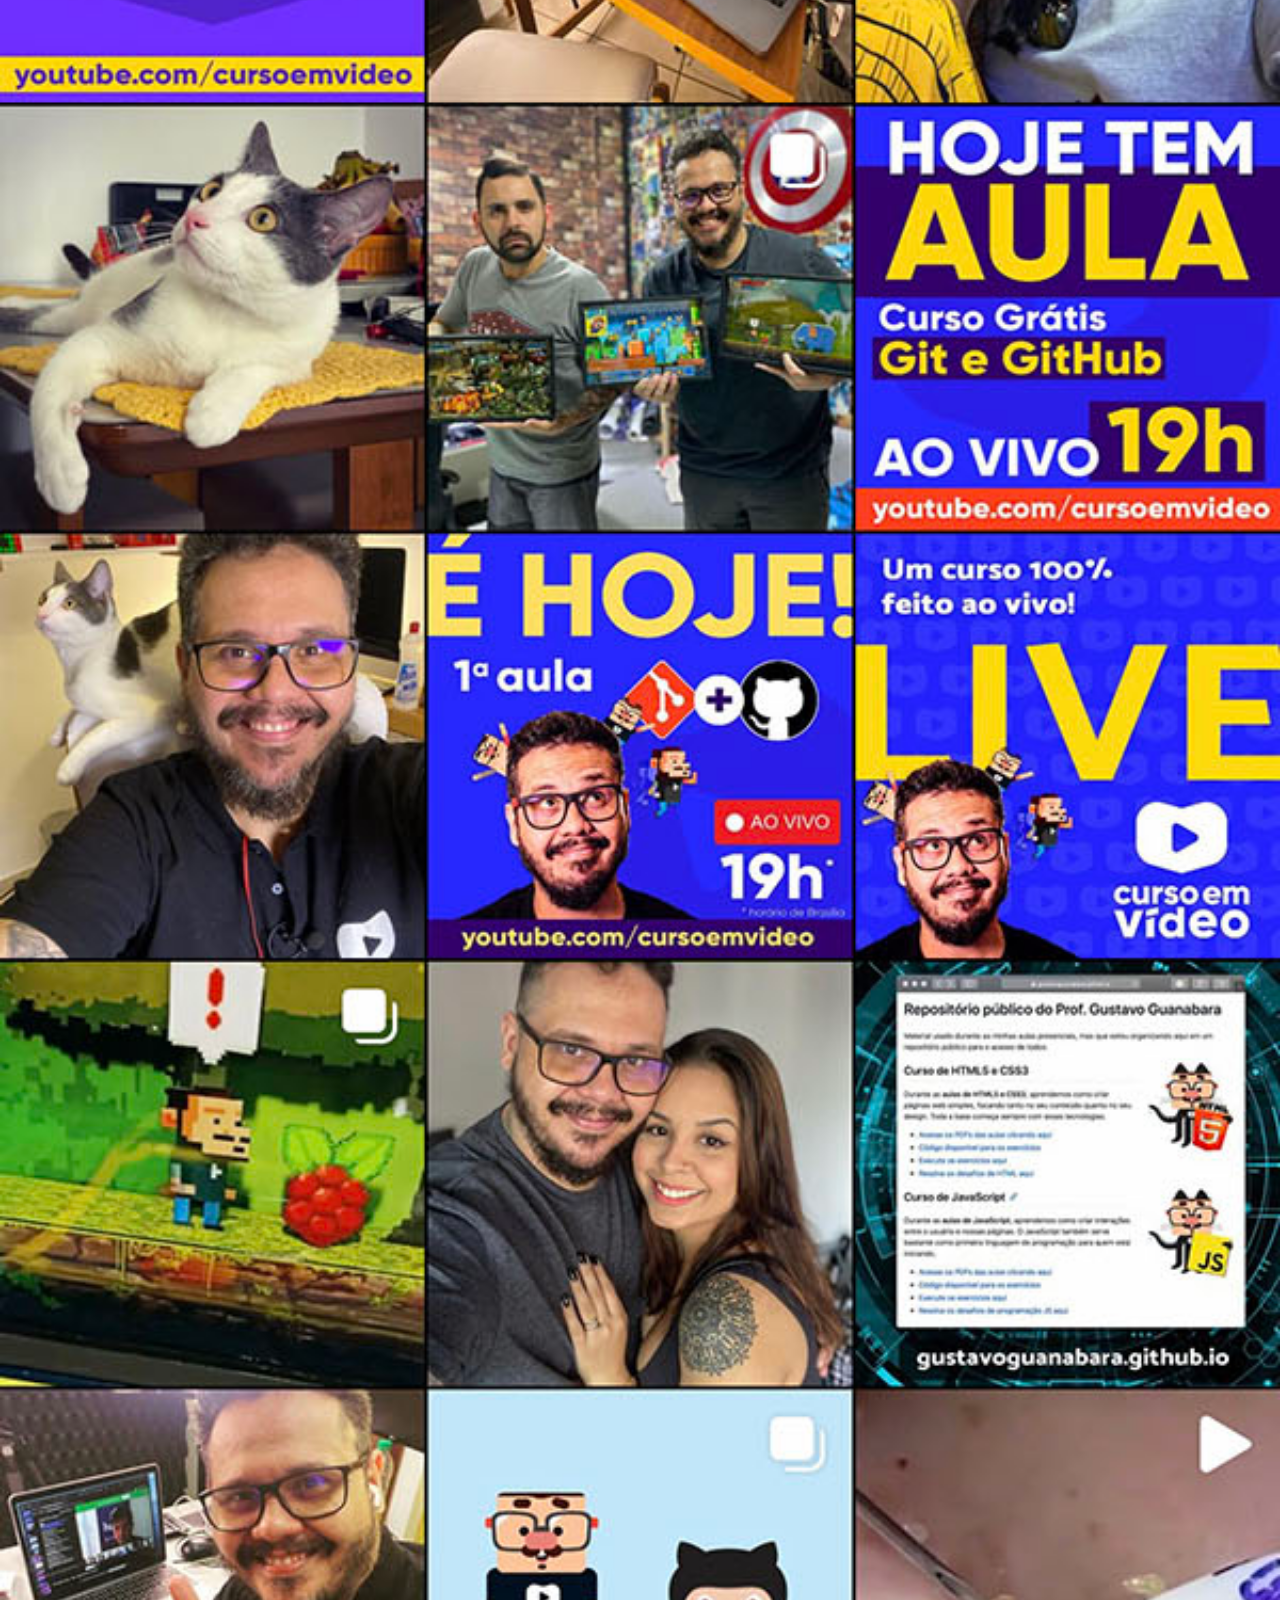
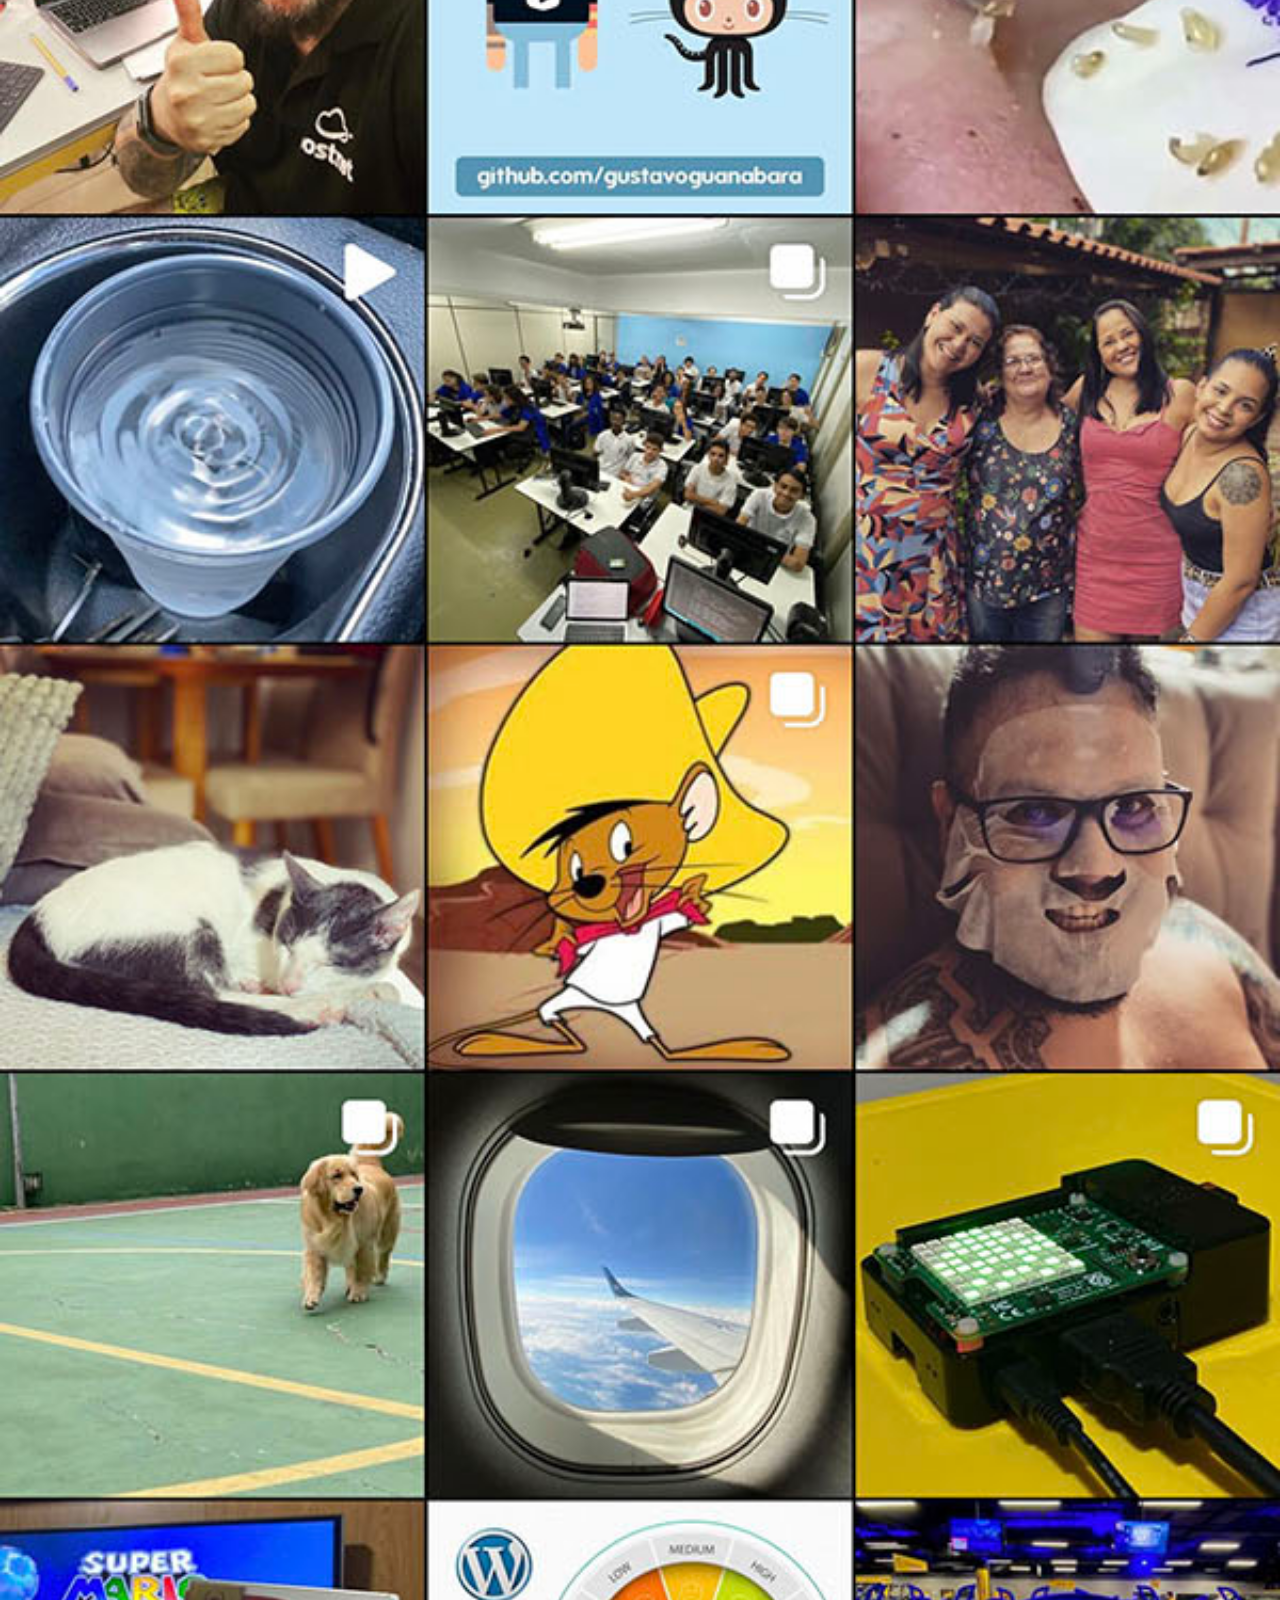
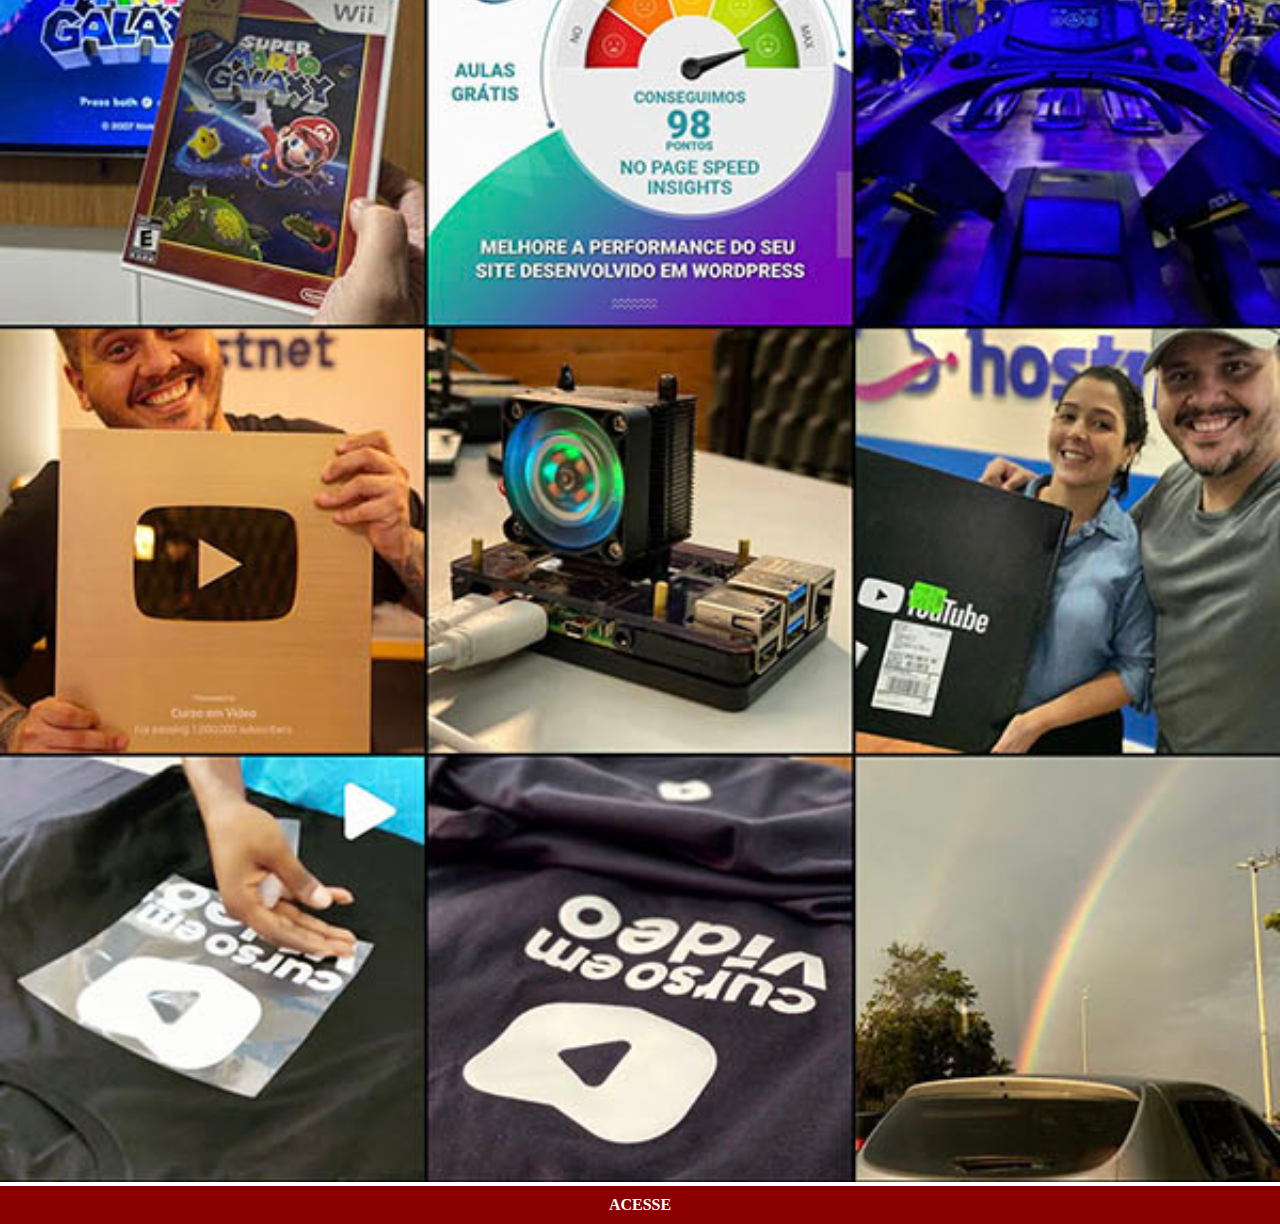
<file: instagram.html>
<!DOCTYPE html>
<html lang="pt-br">
<head>
    <meta charset="UTF-8">
    <meta name="viewport" content="width=device-width, initial-scale=1.0">
    <title>Youtube</title>
    <link rel="stylesheet" href="estilos/social.css">
</head>
<body>
    <img src="imagens/tela-instagram.jpg" alt="Youtube">
    <a href="https://www.instagram.com/gustavoguanabara/#" target="_blank">ACESSE</a>
</body>
</html>
</file>
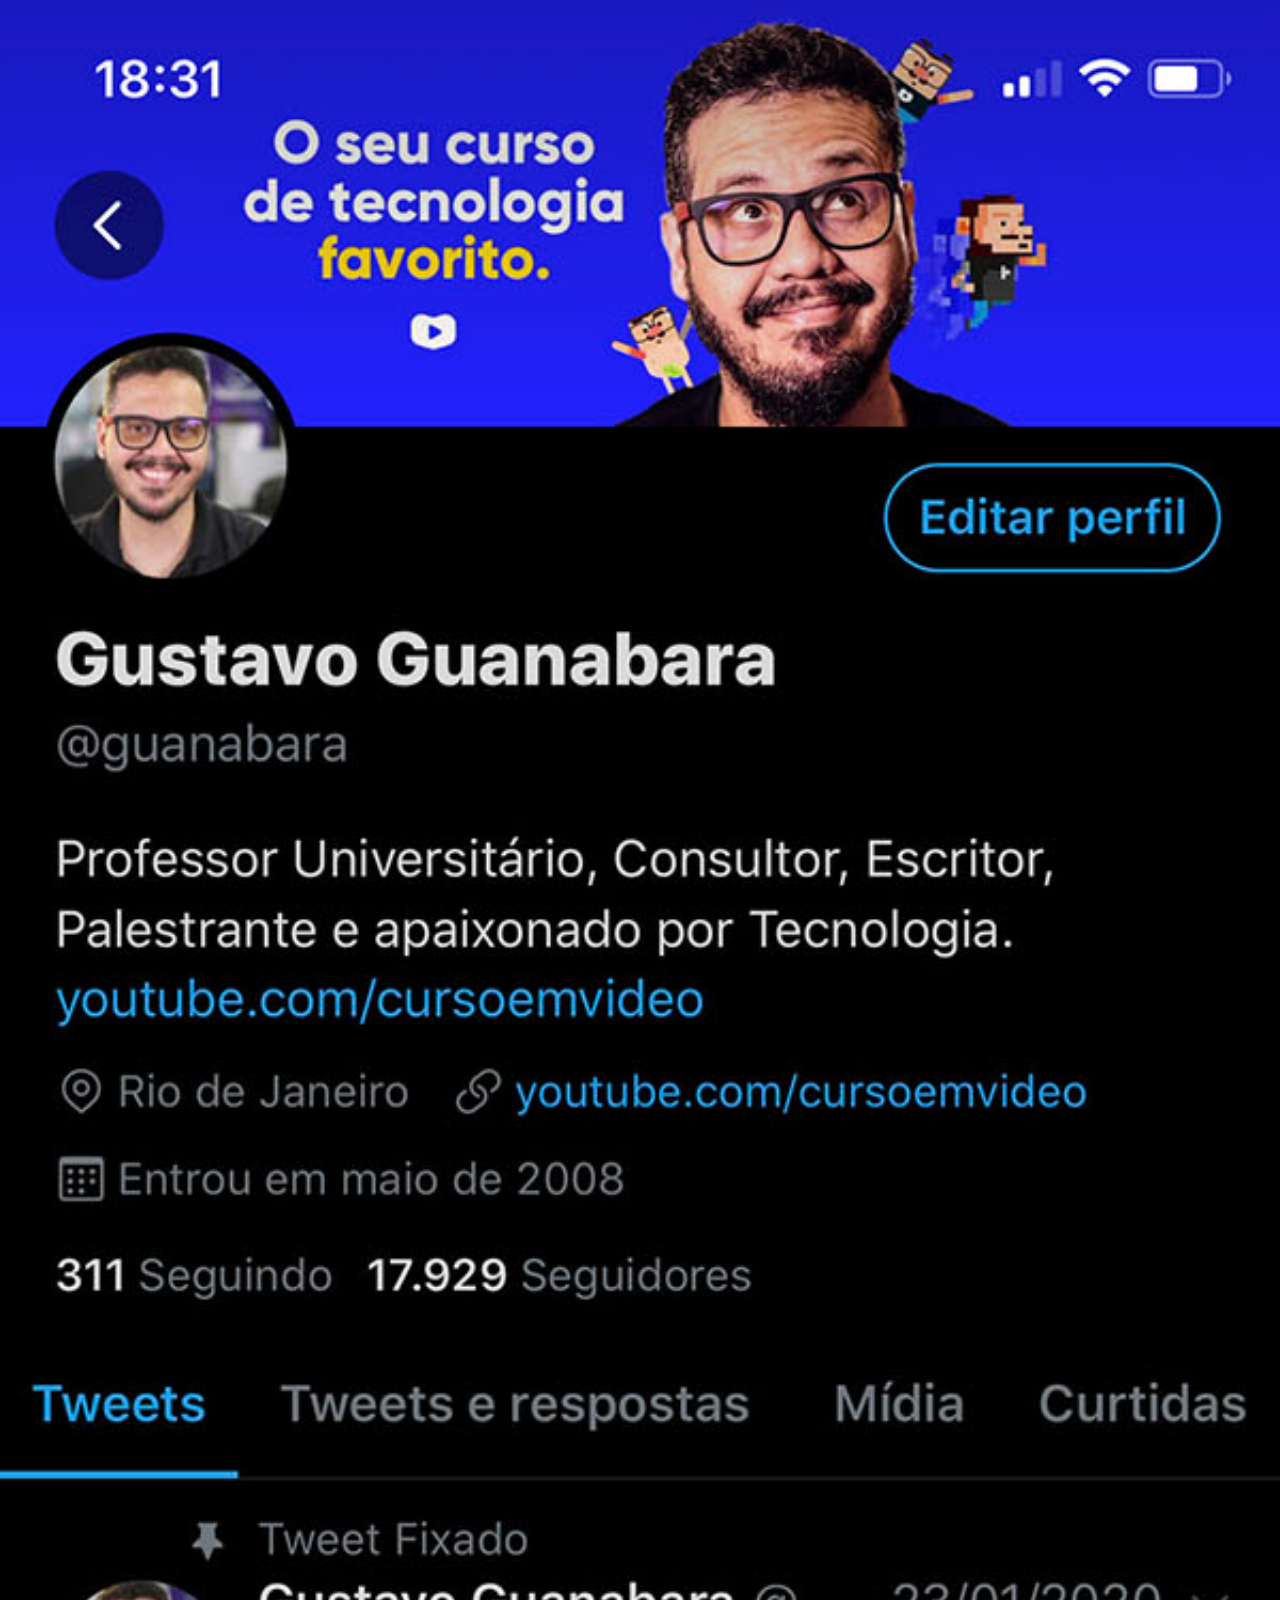
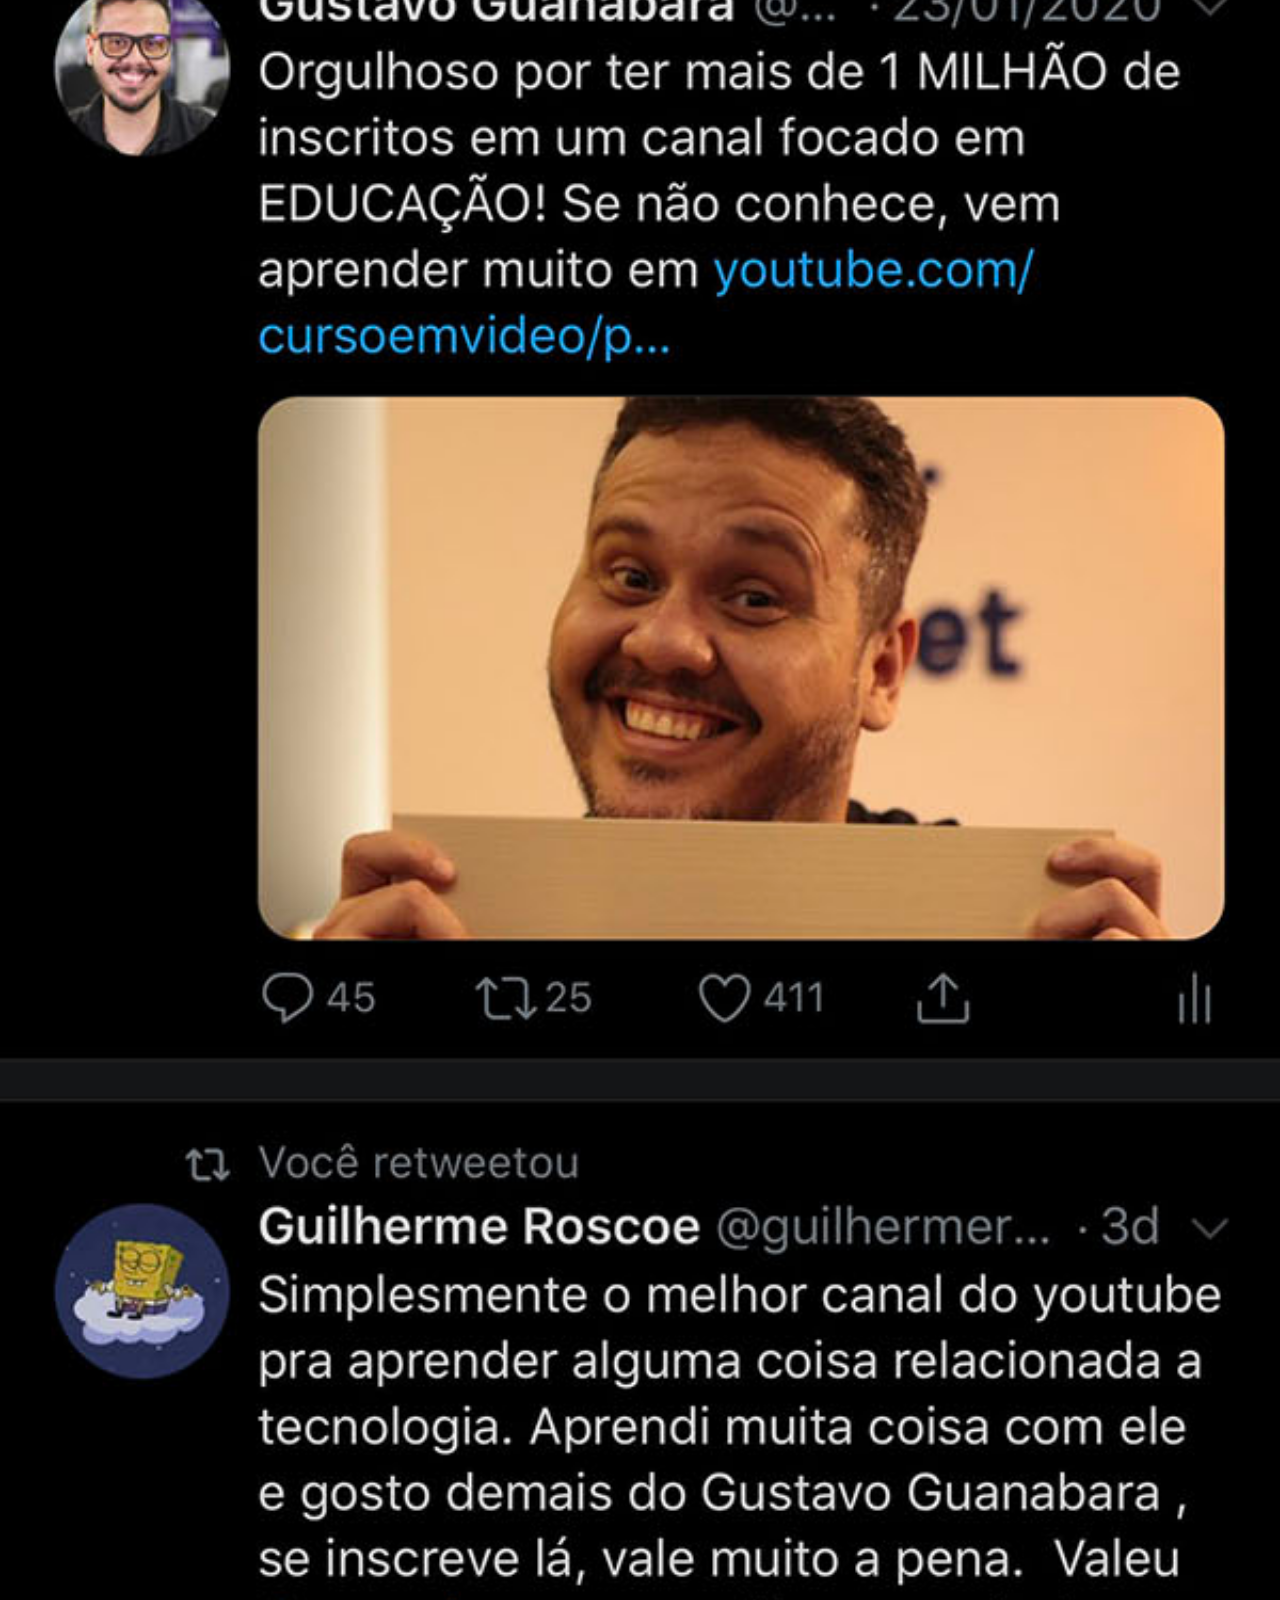
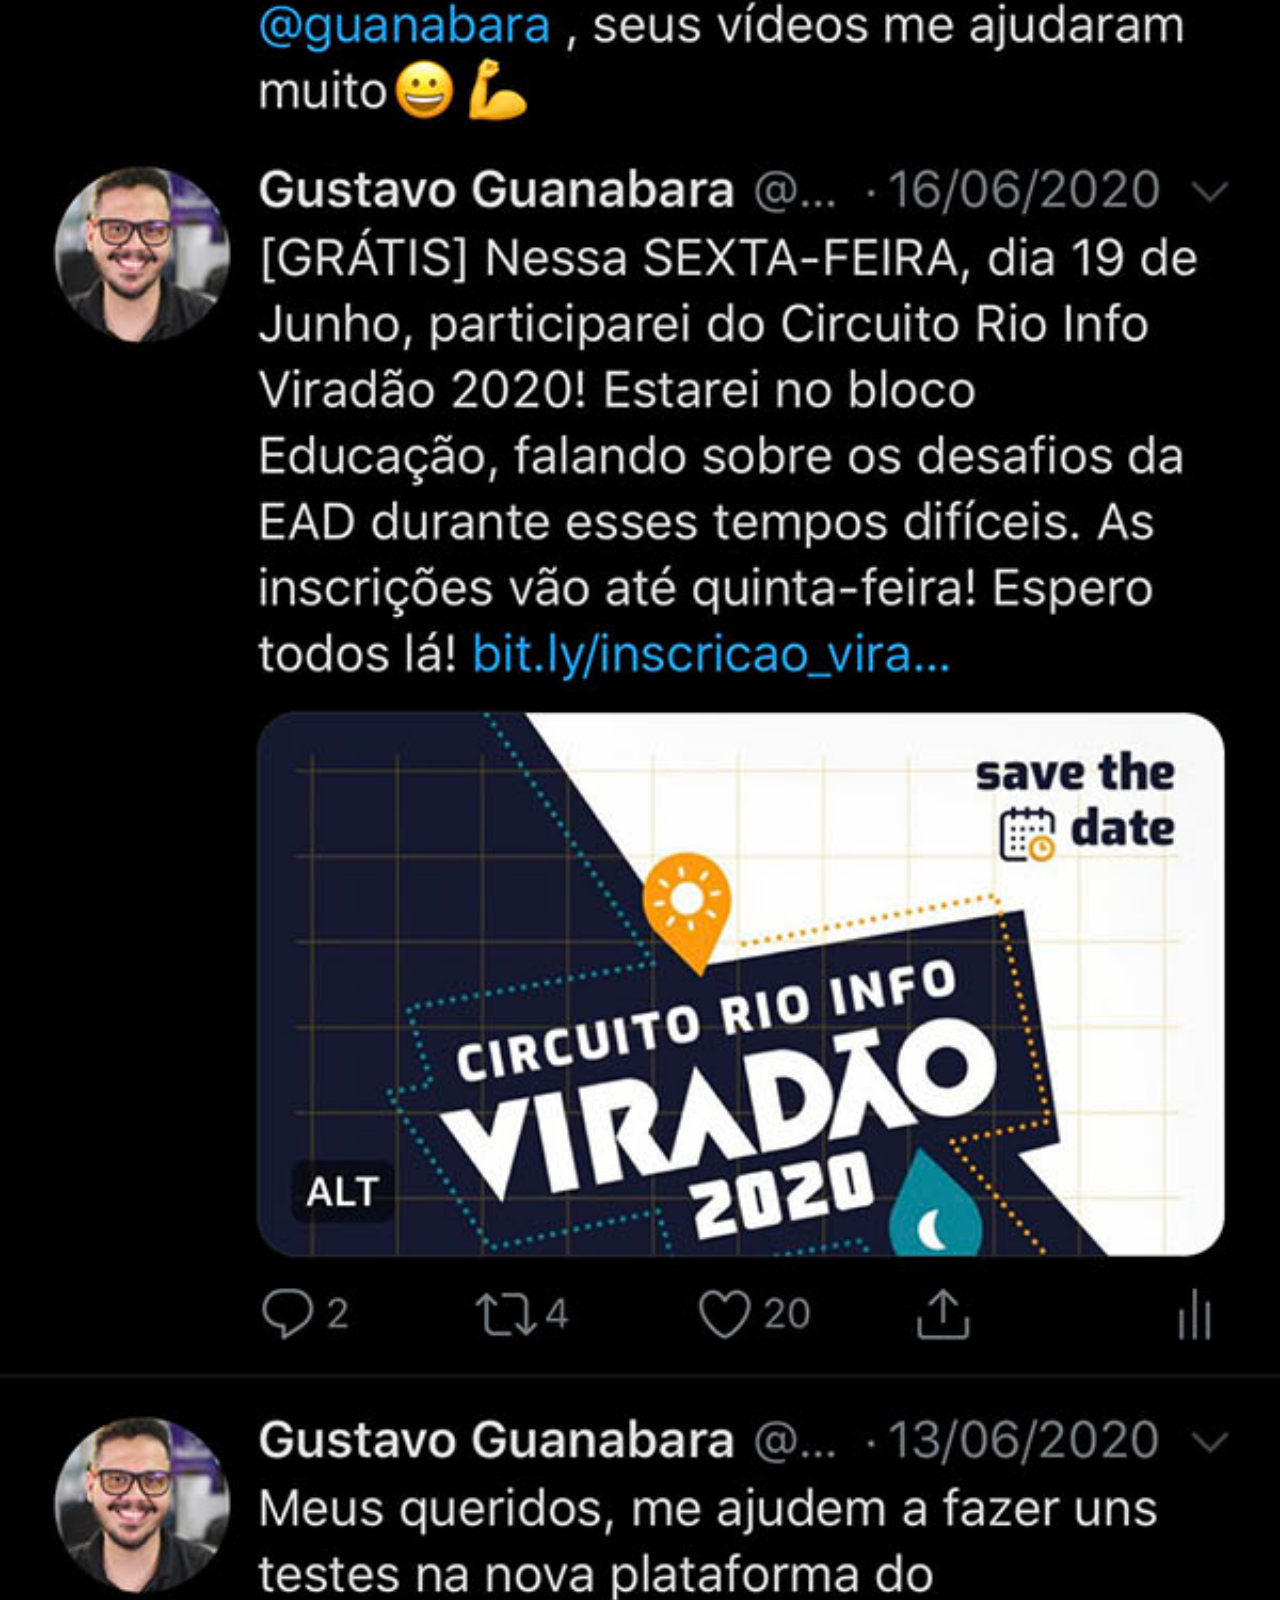
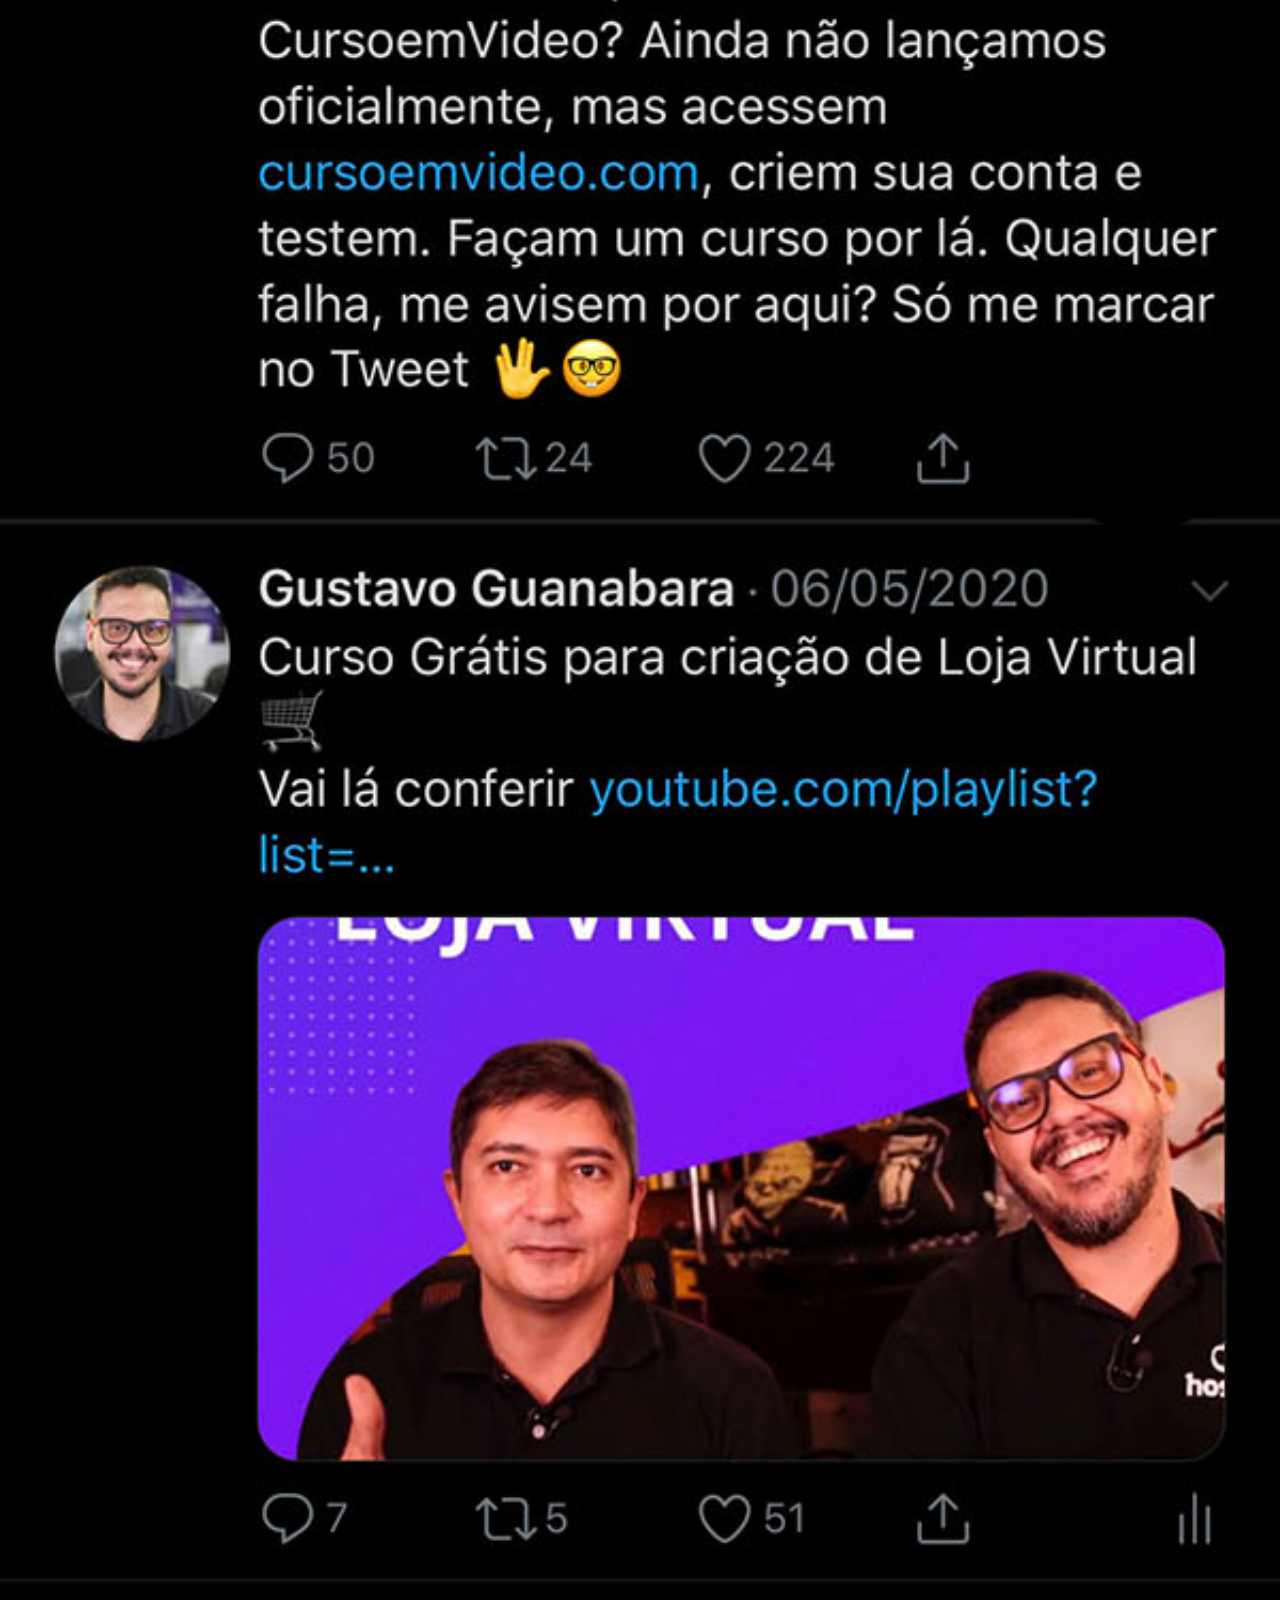
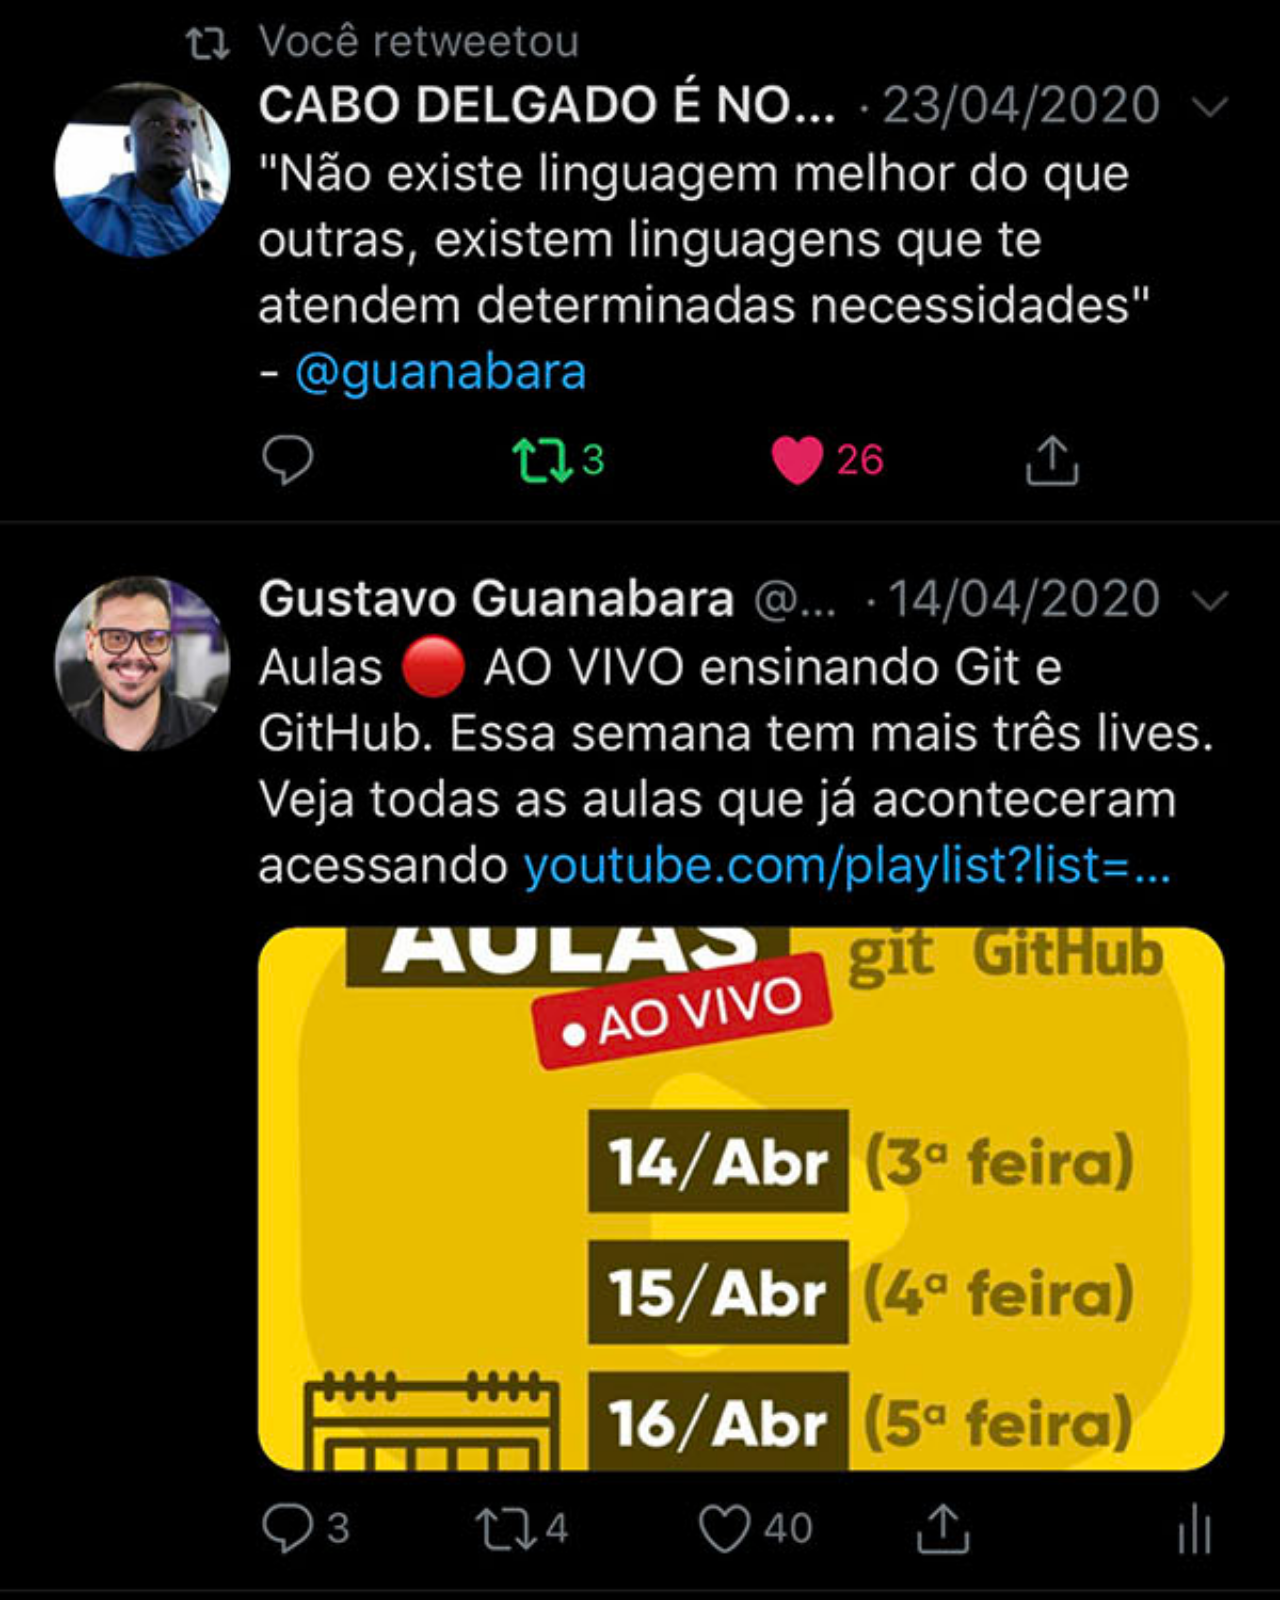
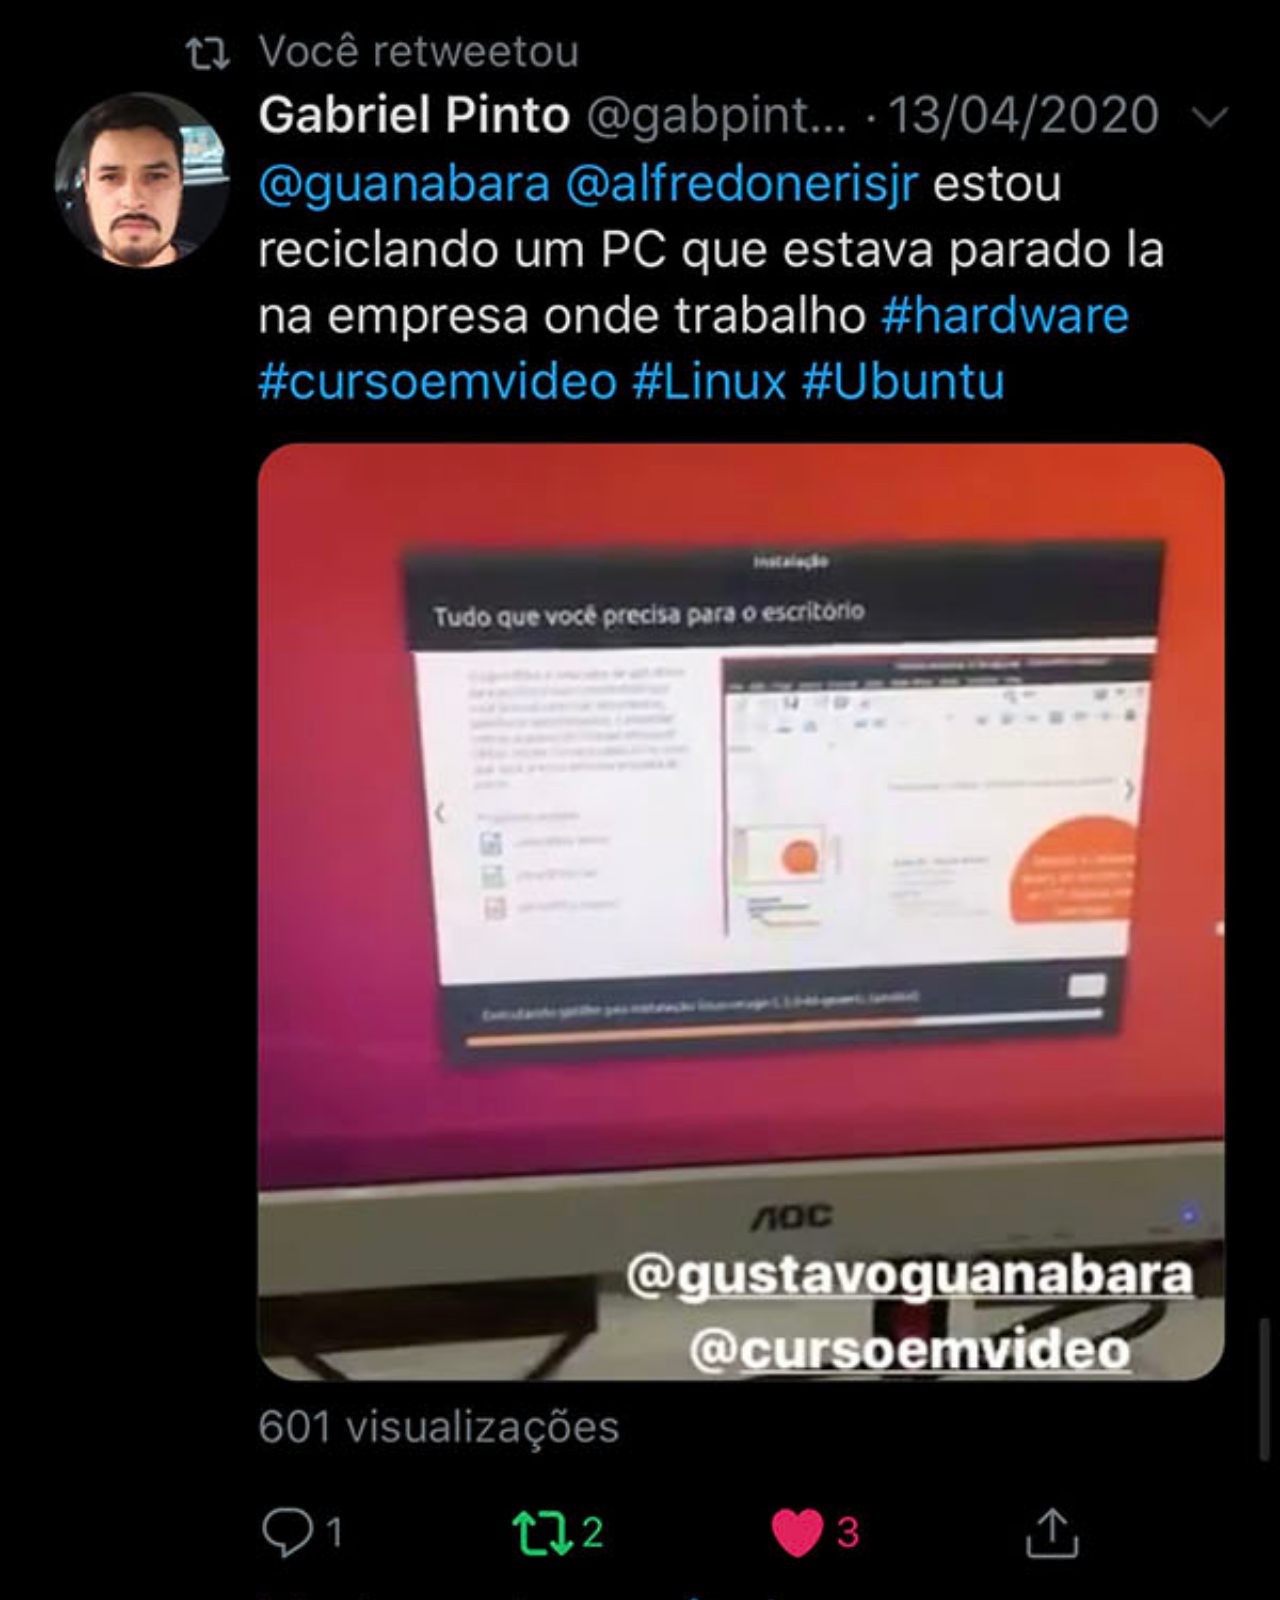
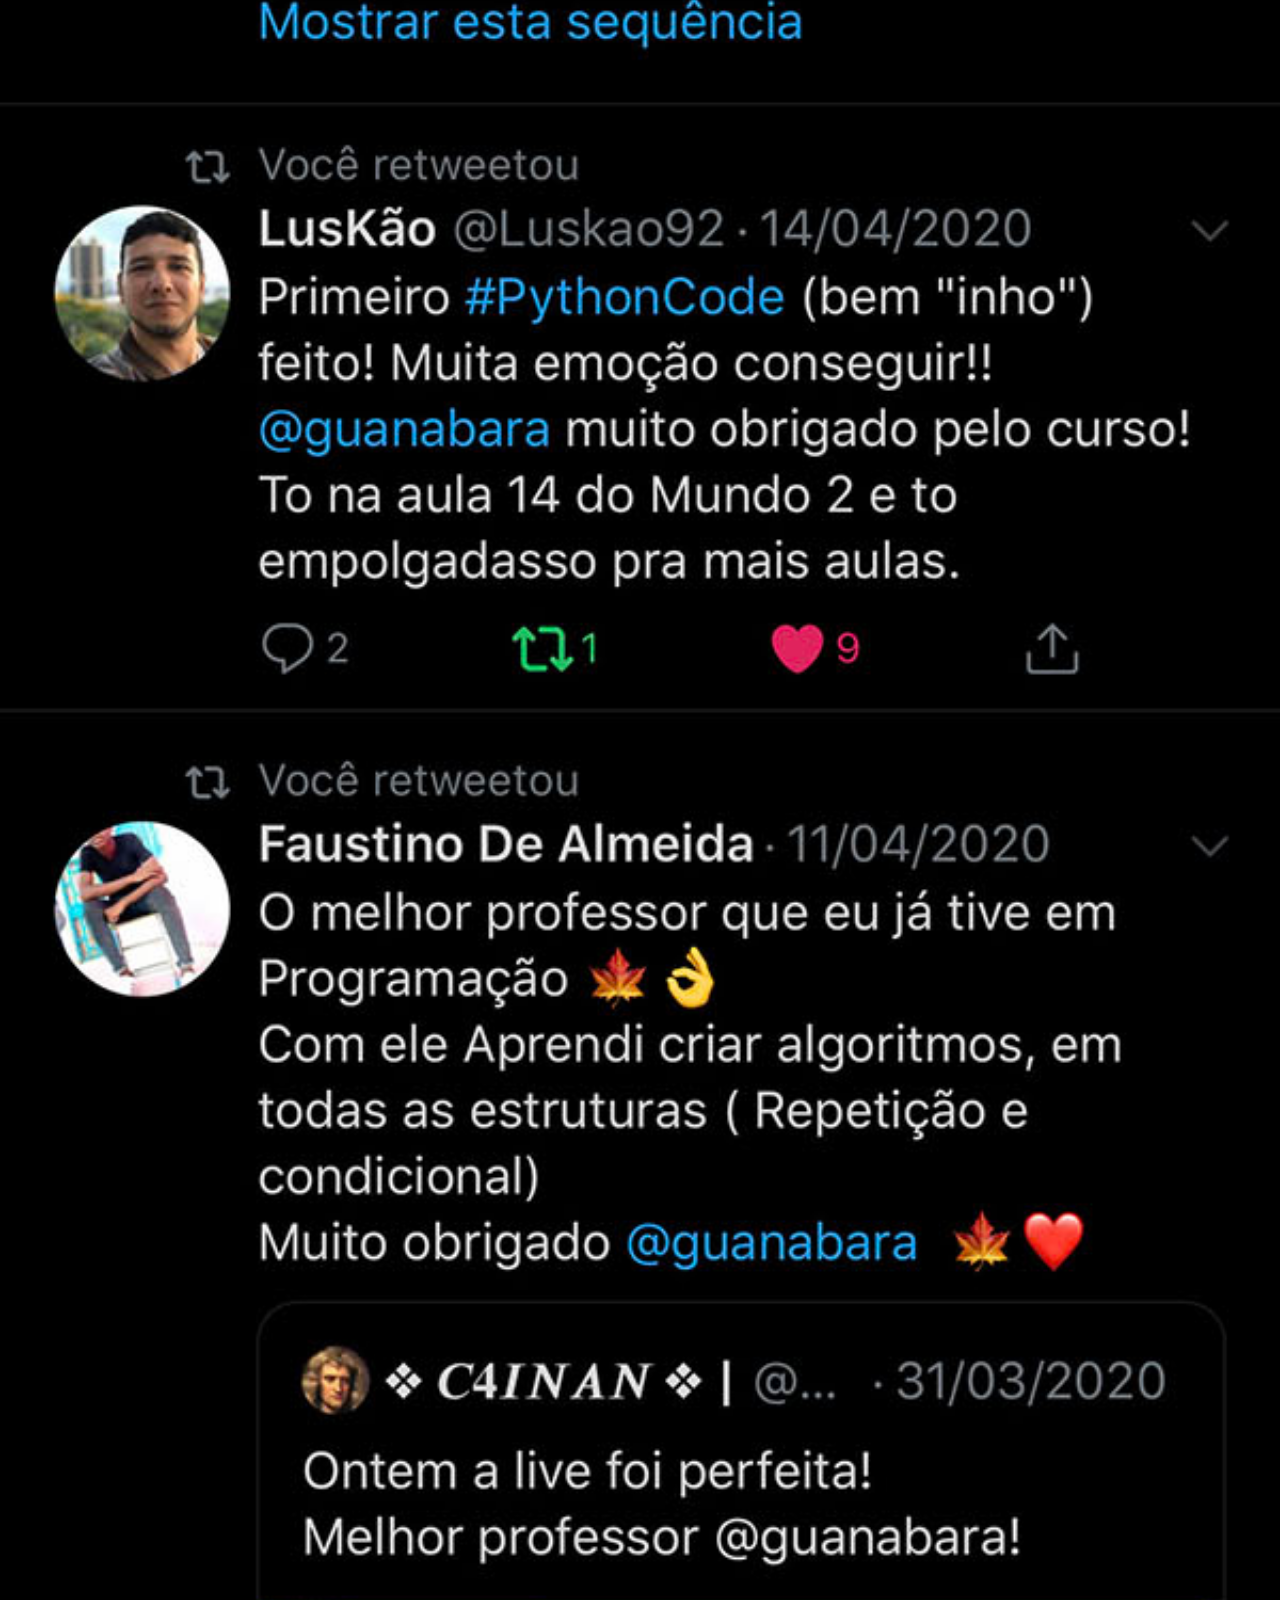
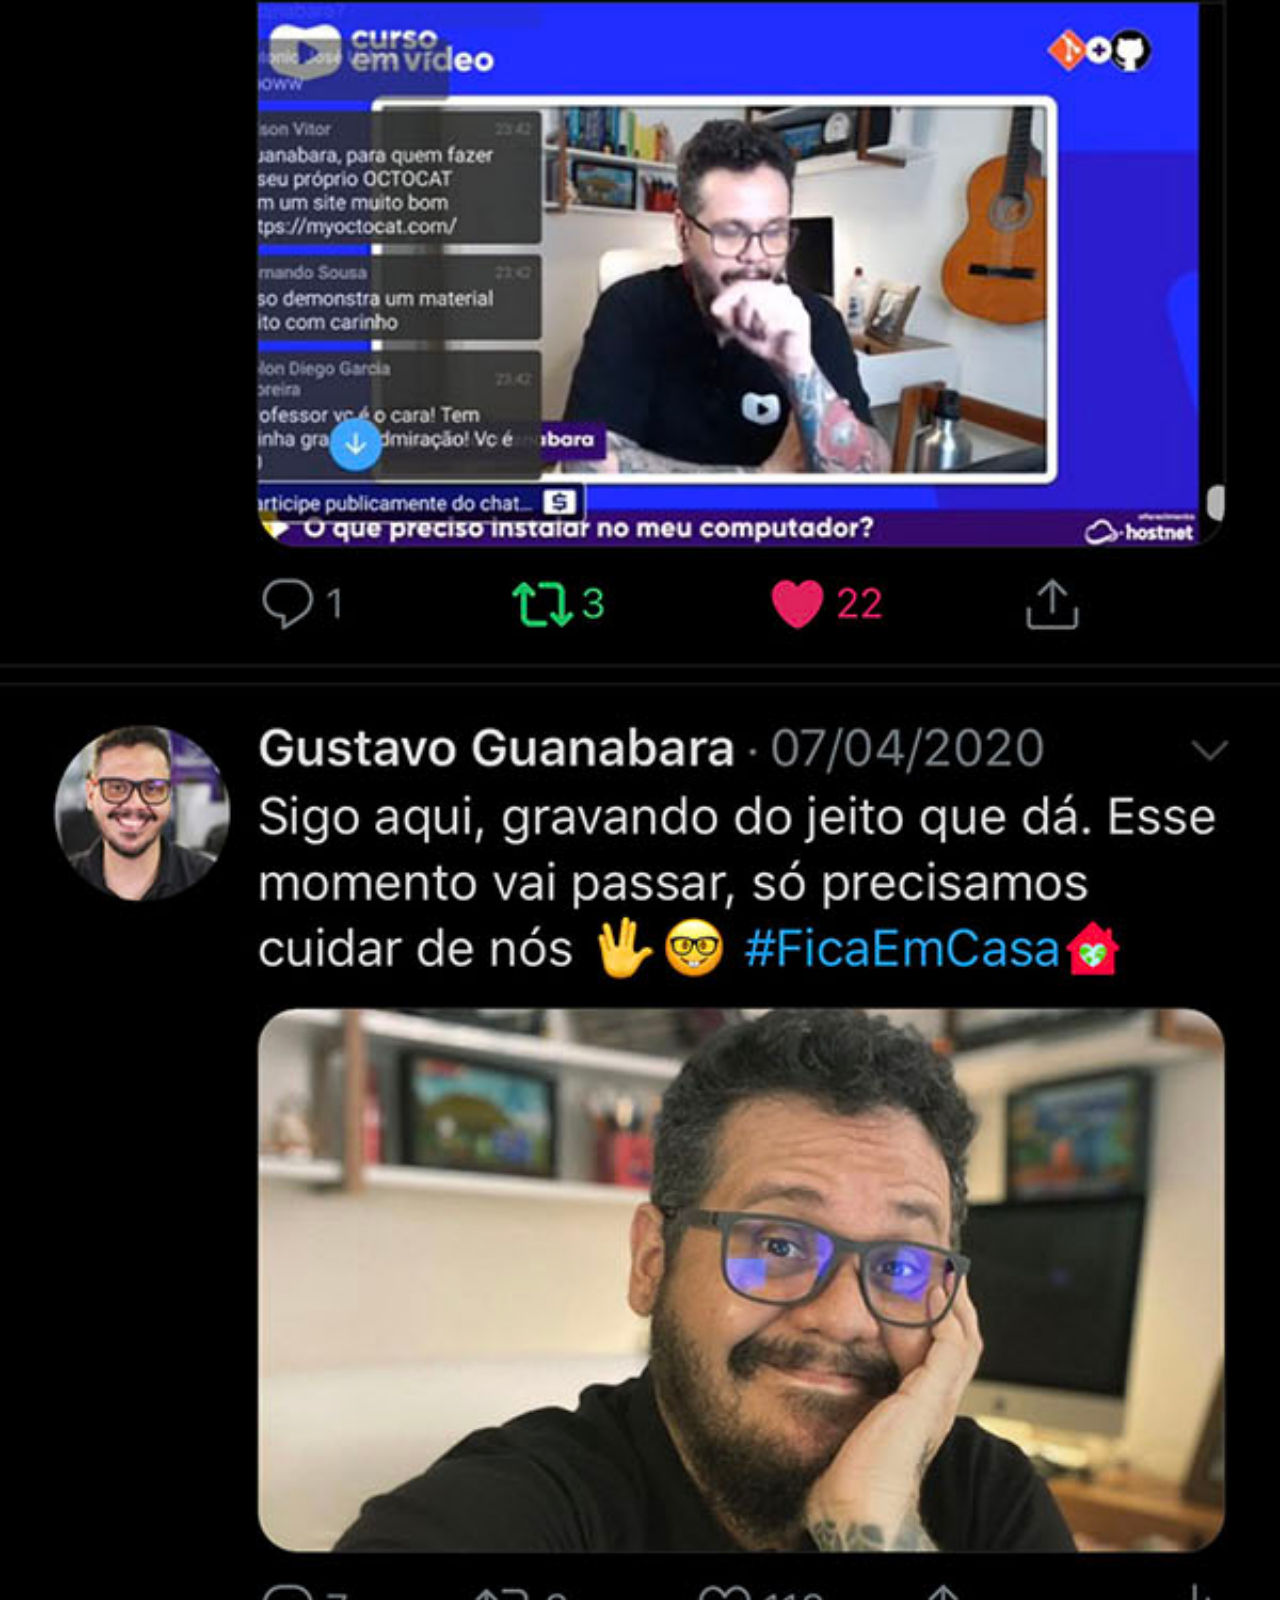
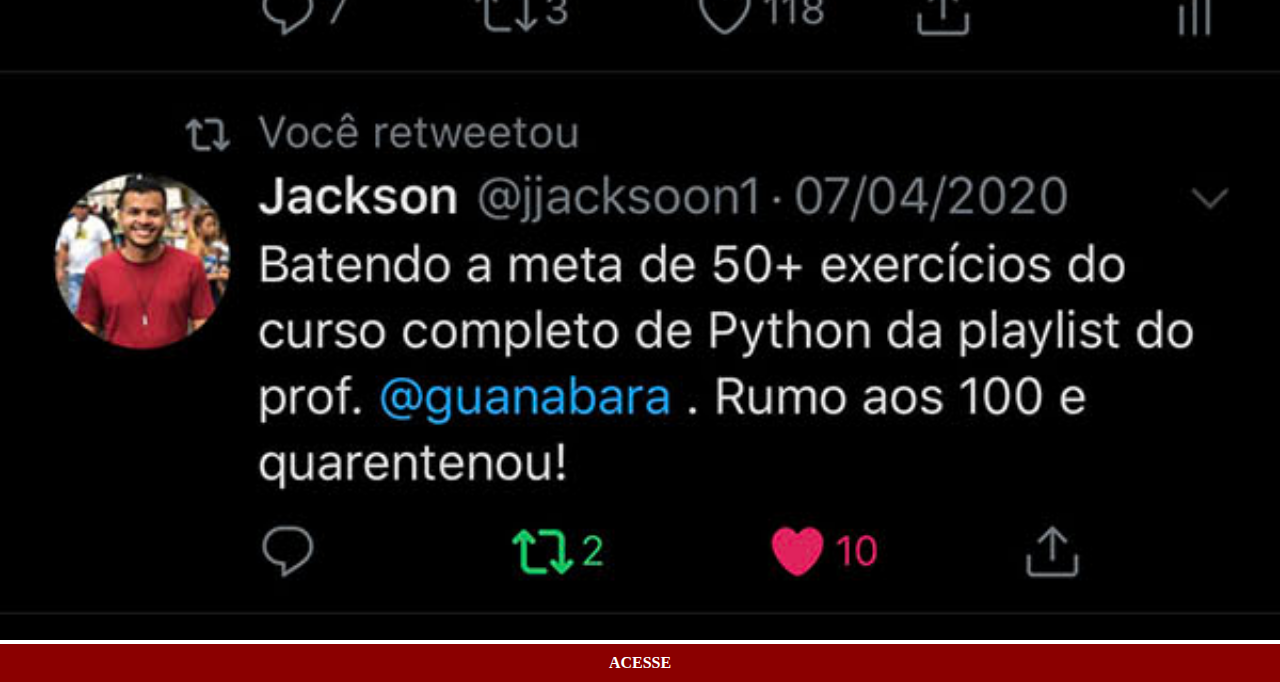
<file: twitter.html>
<!DOCTYPE html>
<html lang="pt-br">
<head>
    <meta charset="UTF-8">
    <meta name="viewport" content="width=device-width, initial-scale=1.0">
    <title>Youtube</title>
    <link rel="stylesheet" href="estilos/social.css">
</head>
<body>
    <img src="imagens/tela-twitter.jpg" alt="Youtube">
    <a href="https://x.com/guanabara" target="_blank">ACESSE</a>
</body>
</html>
</file>
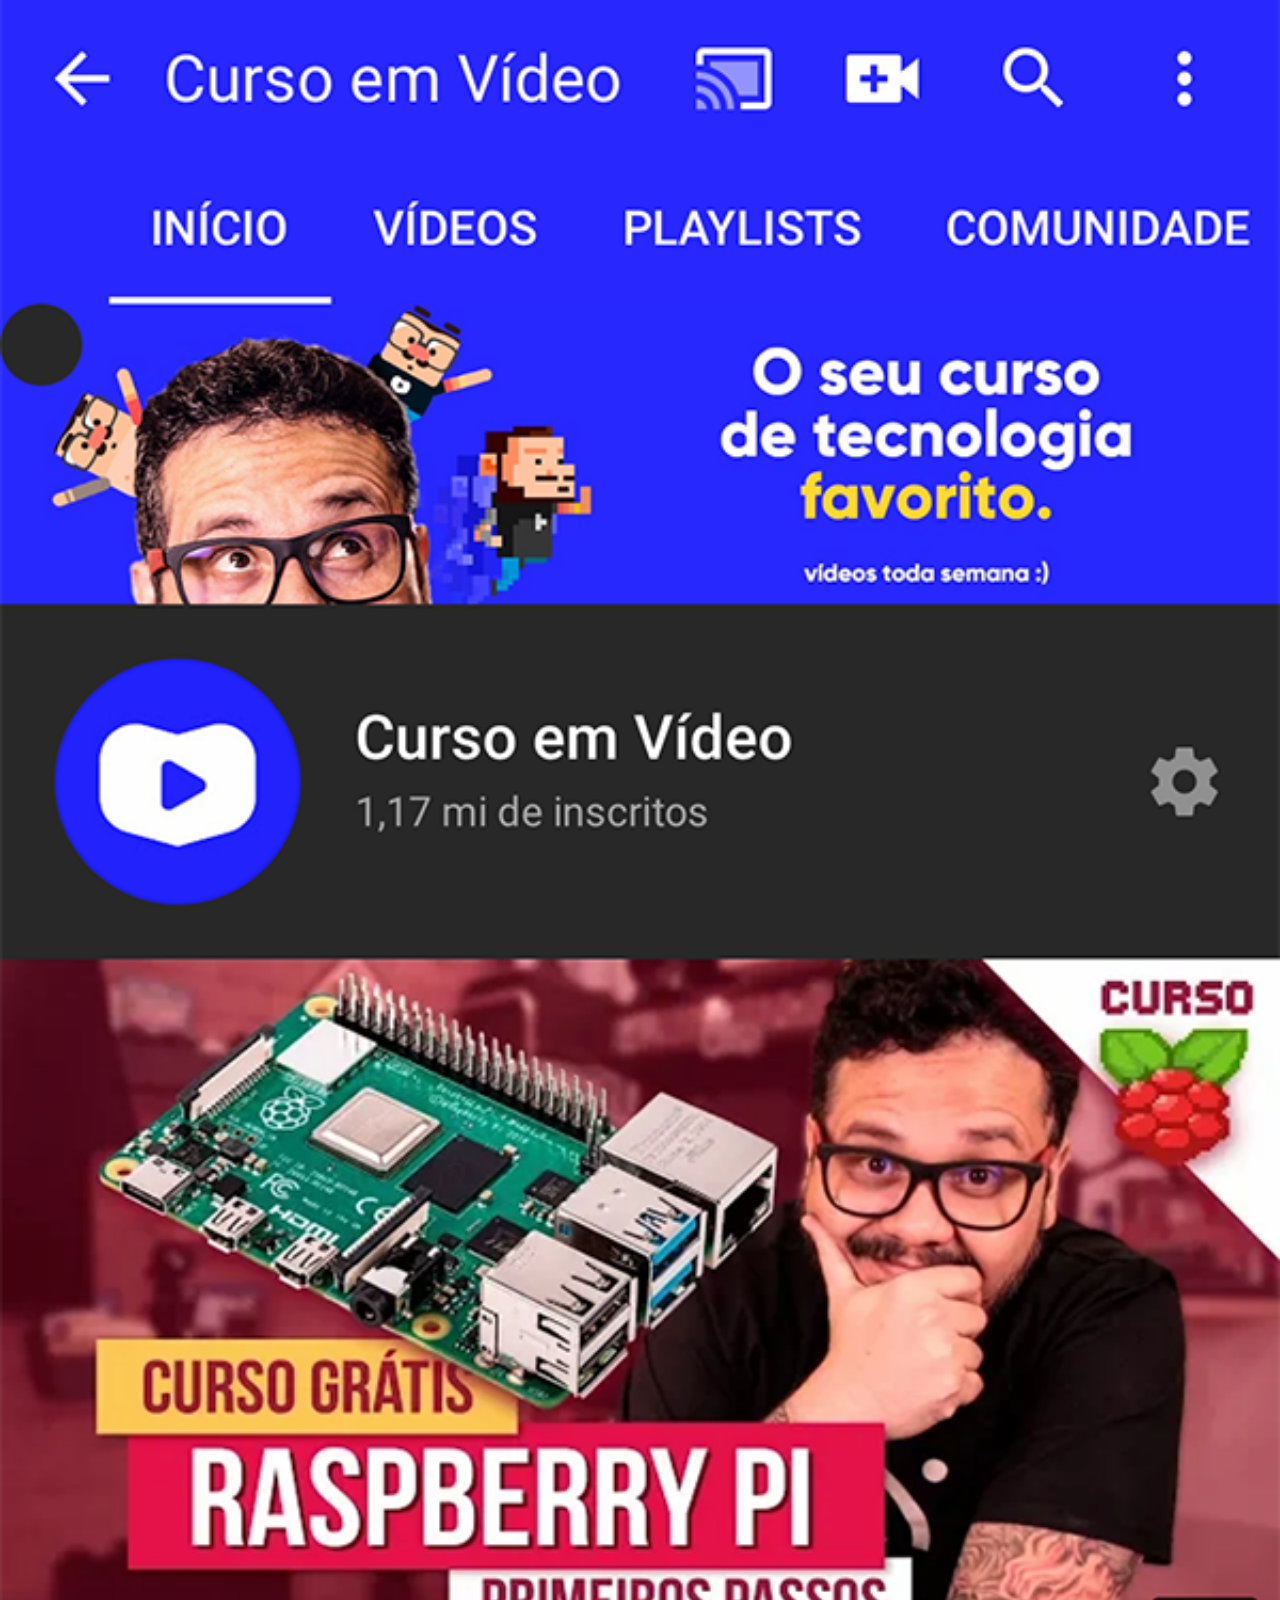
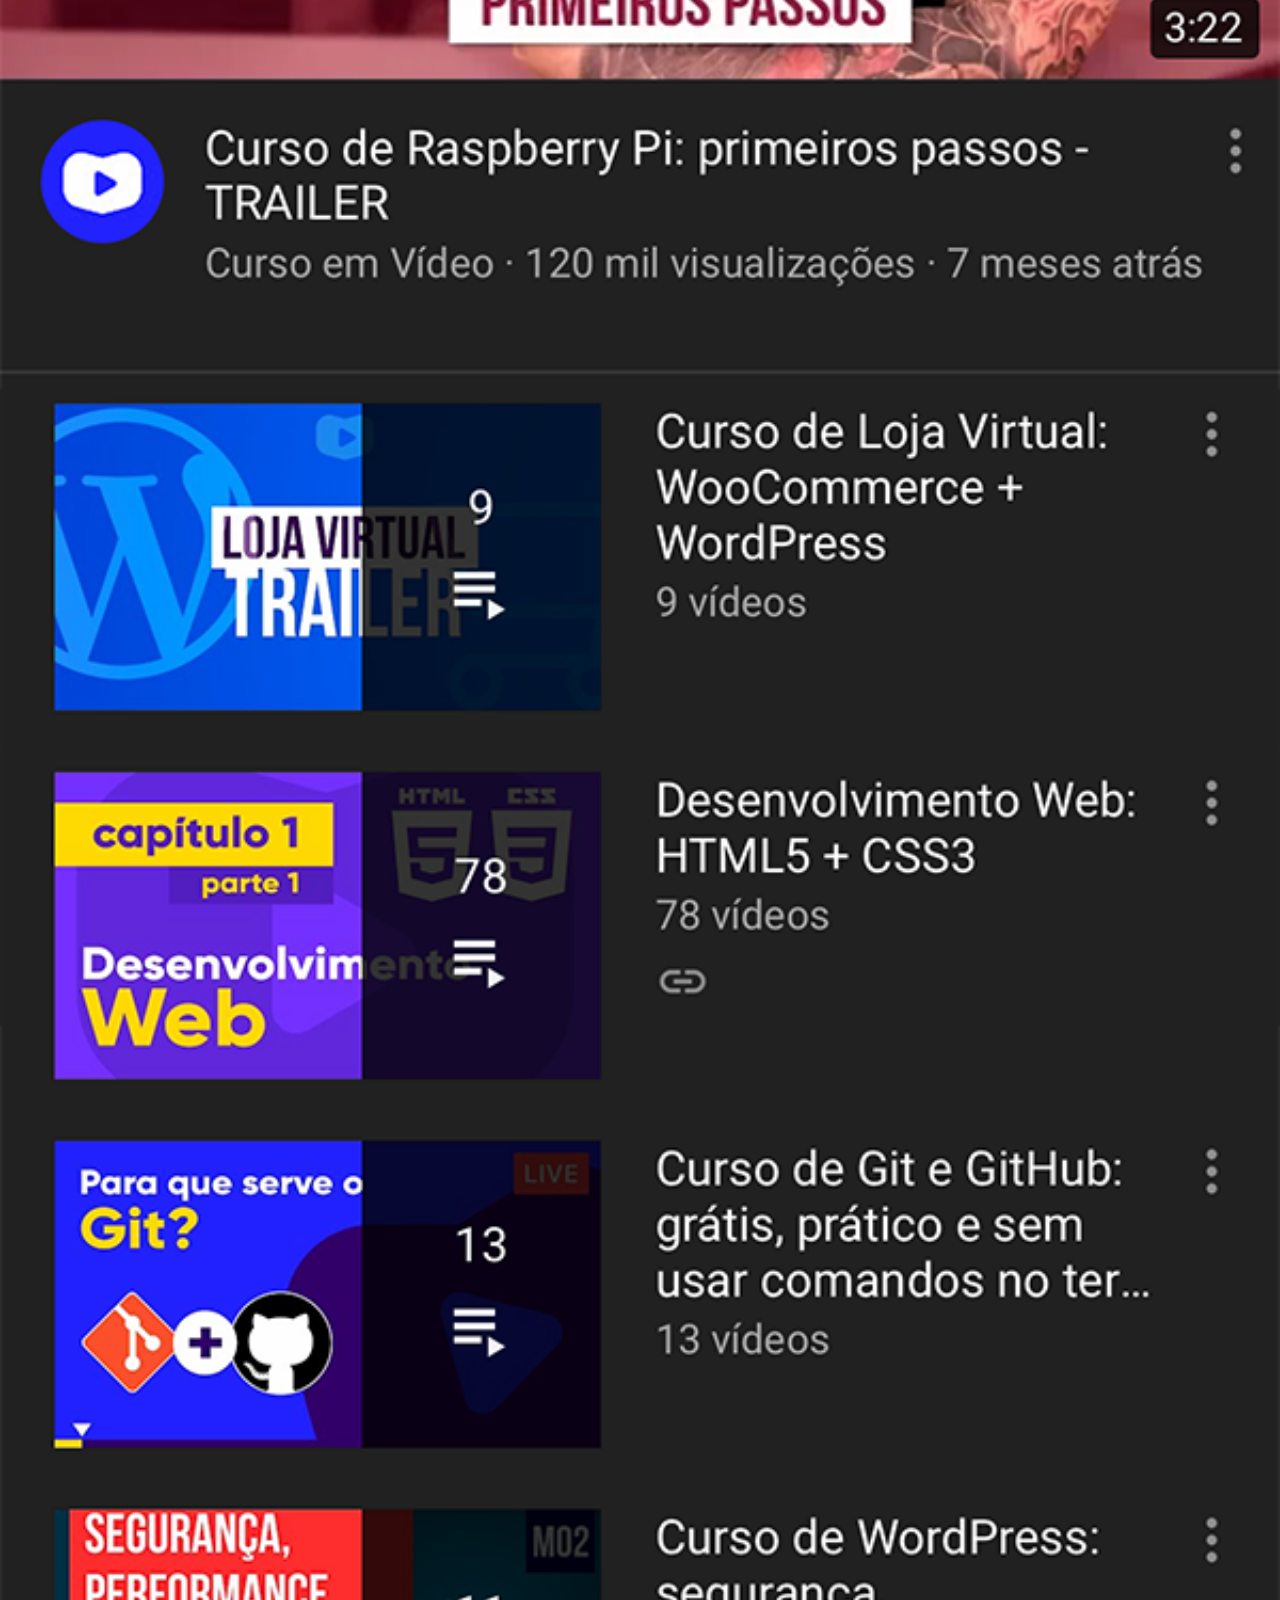
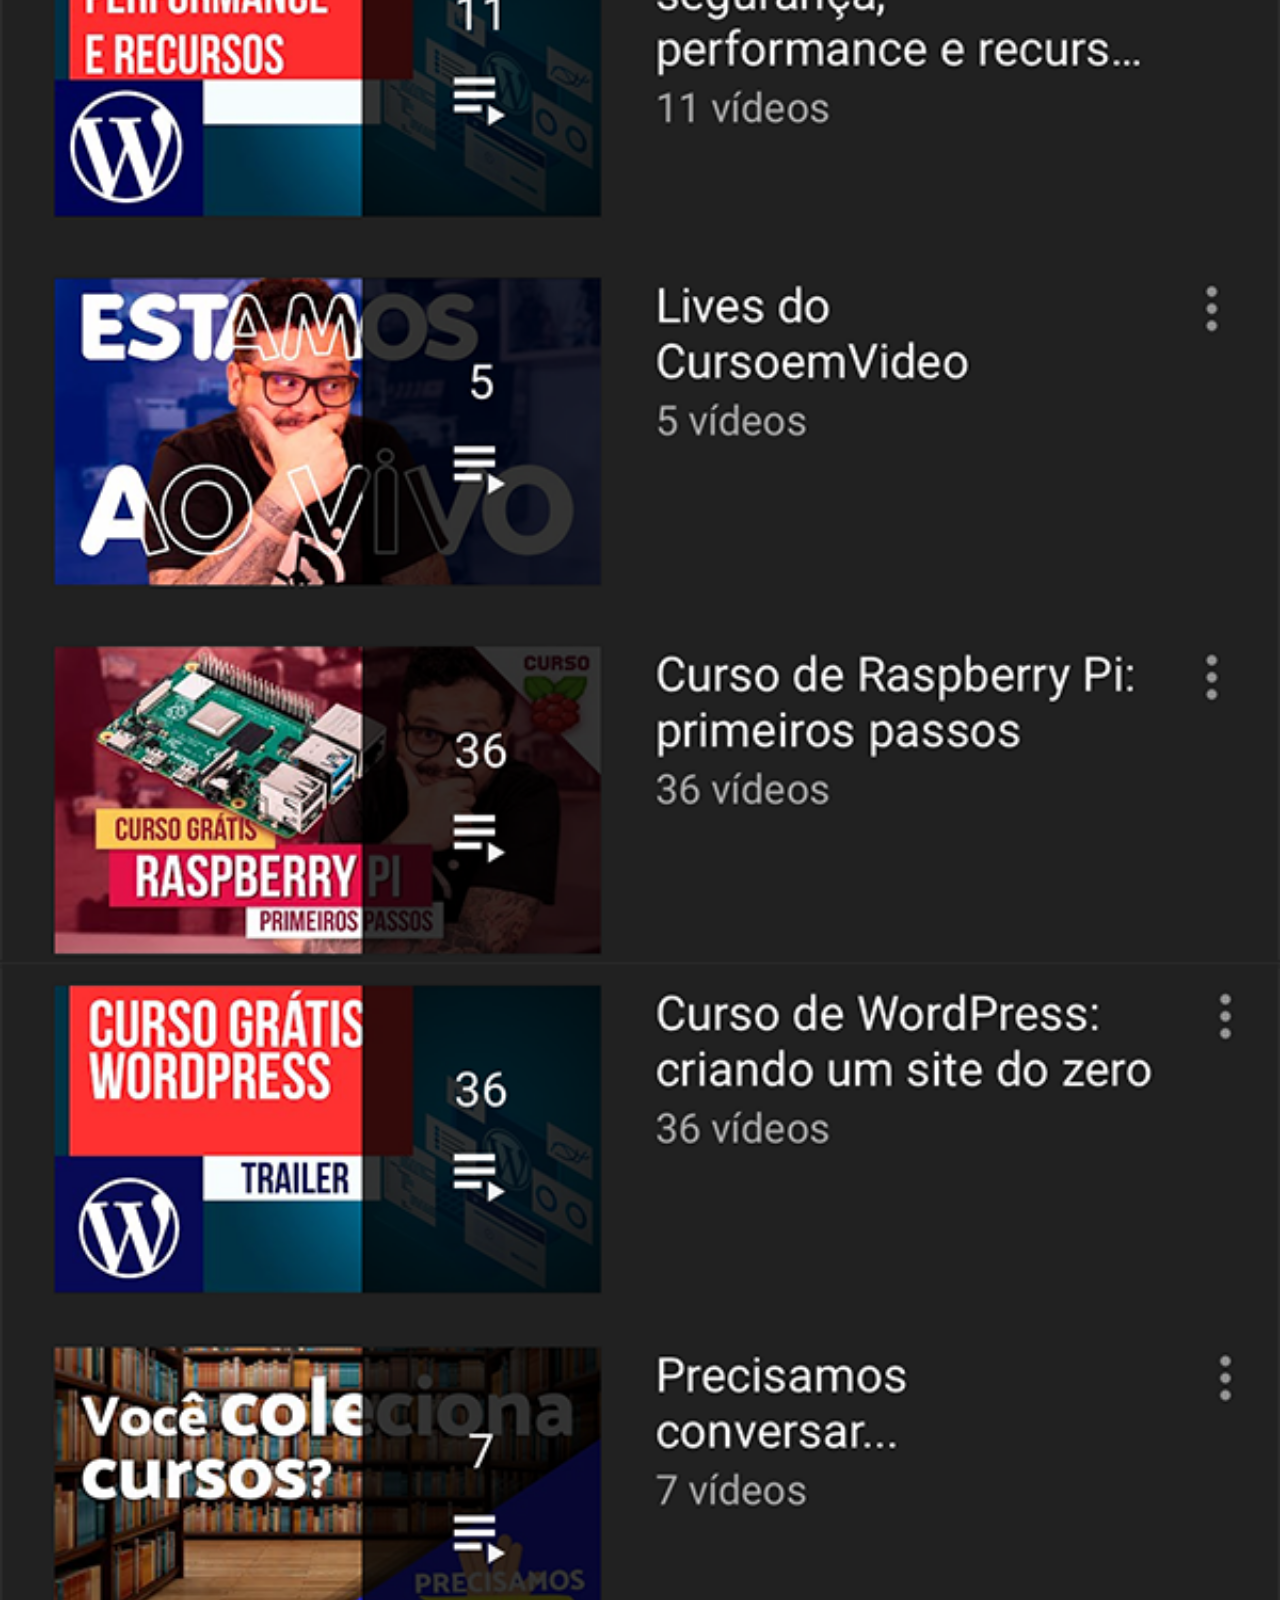
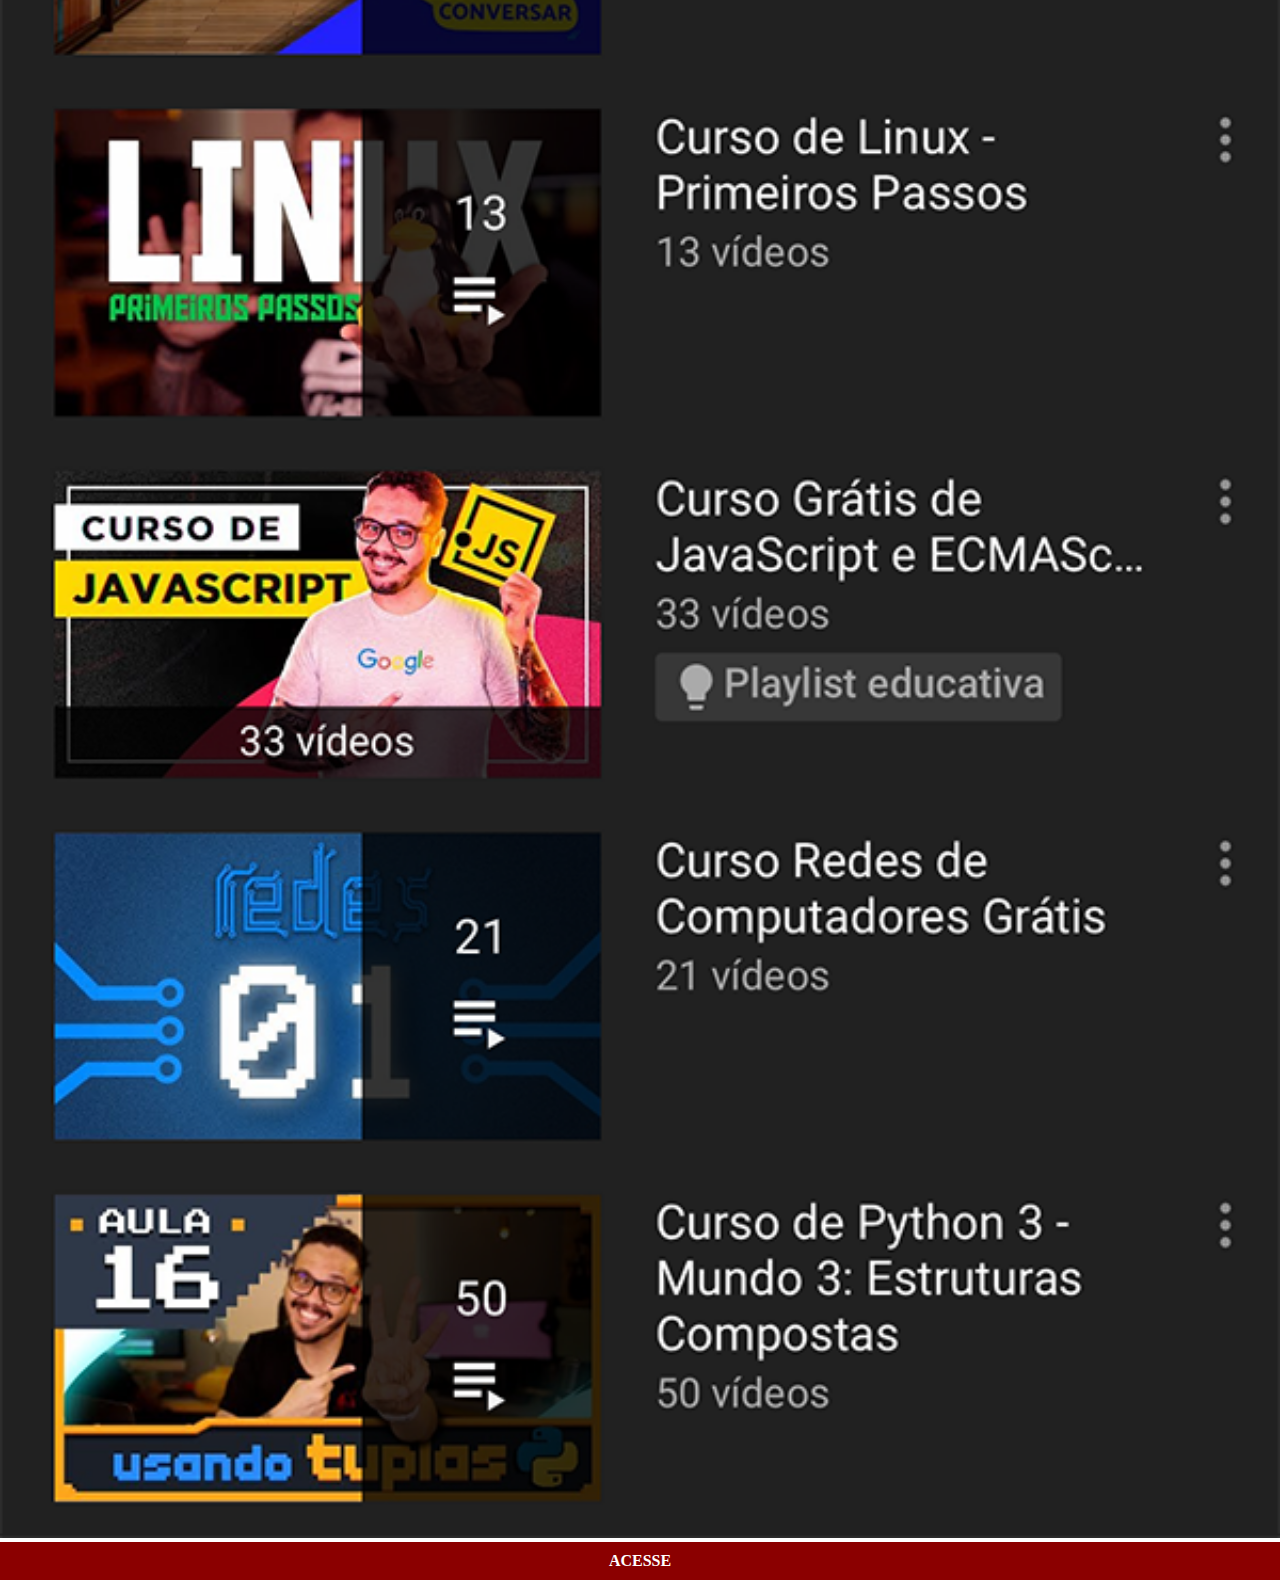
<file: youtube.html>
<!DOCTYPE html>
<html lang="pt-br">
<head>
    <meta charset="UTF-8">
    <meta name="viewport" content="width=device-width, initial-scale=1.0">
    <title>Youtube</title>
    <link rel="stylesheet" href="estilos/social.css">
</head>
<body>
    <img src="imagens/tela-youtube.png" alt="Youtube">
    <a href="https://www.youtube.com/c/CursoemV%C3%ADdeo" target="_blank">ACESSE</a>
</body>
</html>
</file>
<file: estilos/style.css>
@charset "UTF8";

* {
    margin: 0px;
    padding: 0px;
    font-family: Arial, Helvetica, sans-serif;
}

html, body {
    height: 100vh;
    width: 100vw;
    background-color: black;
}

body {
    background: url('../imagens/fundo-madeira.jpg') no-repeat  top center;
    background-size: cover;
    background-attachment: fixed;
}

main {
    height: 100vh;
    position: relative;
}

section#celular {
    position: absolute;
    top: 50%;
    left: 50%;
    transform: translate(-50%, -50%);

    height: 425px;
    width: 211px;
    background: url("../imagens/frame-iphone-02.png")
}

iframe#tela {
    position: relative;
    top: 55px;
    left: 15px;
    width: 180px;
    height: 318px;
}

section#redes-sociais {
    text-align: right;
}

section#redes-sociais img {
    width: 40px;
    margin: 5px;
    border-radius: 50%;
    box-shadow: 2px 2px 5px black;
    box-sizing: border-box;
}

section#redes-sociais img:hover {
    border: 2px solid white;
    transform: translate(-3px, -3px);
    box-shadow: 5px 5px 10px black;
    transition: transform .5s, border .5s;
}
</file>
<file: estilos/social.css>
@charset "UTF-8";
 
 * {
            margin: 0px;
            padding: 0px;
        }

        ::-webkit-scrollbar {
            width: 0px;
            height: 0px;
        }

        img {
            width: 100vw;
        }

        a {
            display: block;
            background-color: darkred;
            color: white;
            padding: 10px;
            text-align: center;
            font-weight: bolder;
            text-decoration: none;
        }

        a:hover {
            background-color: red;
        }
</file>
